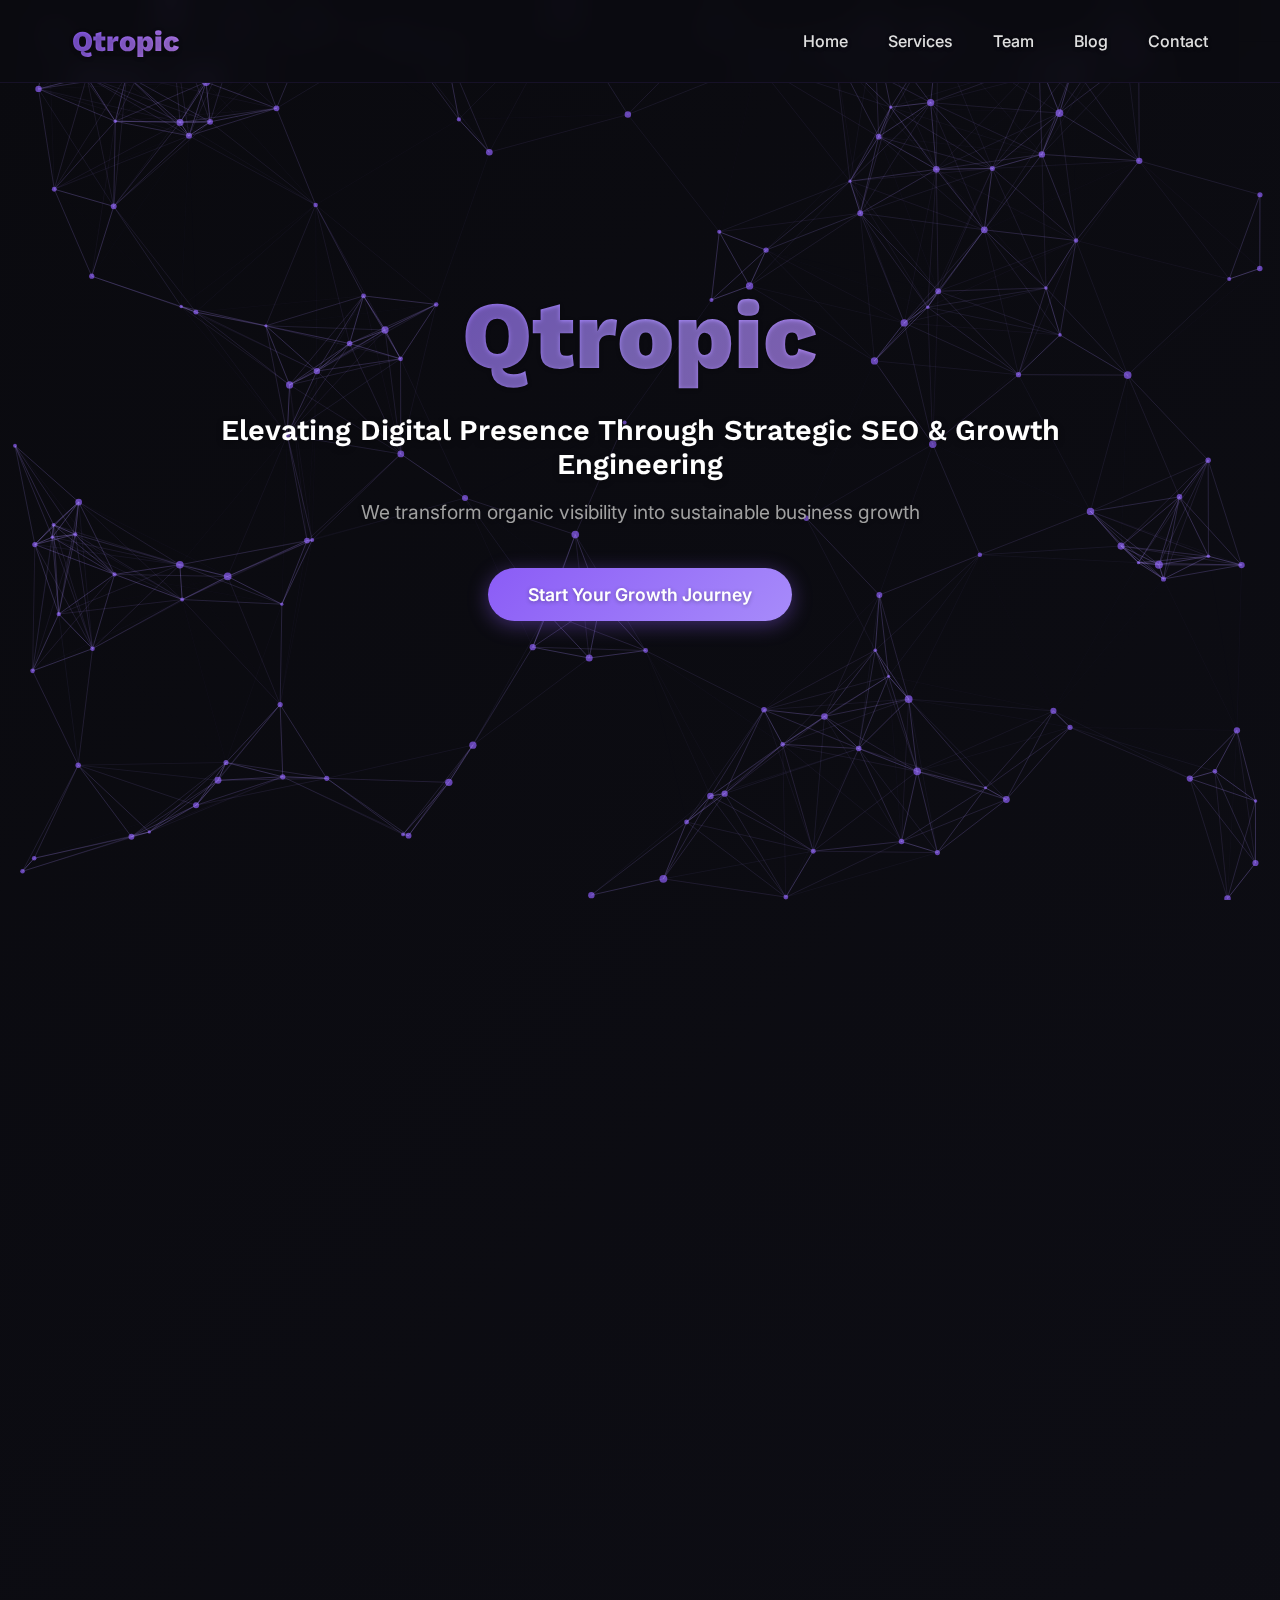
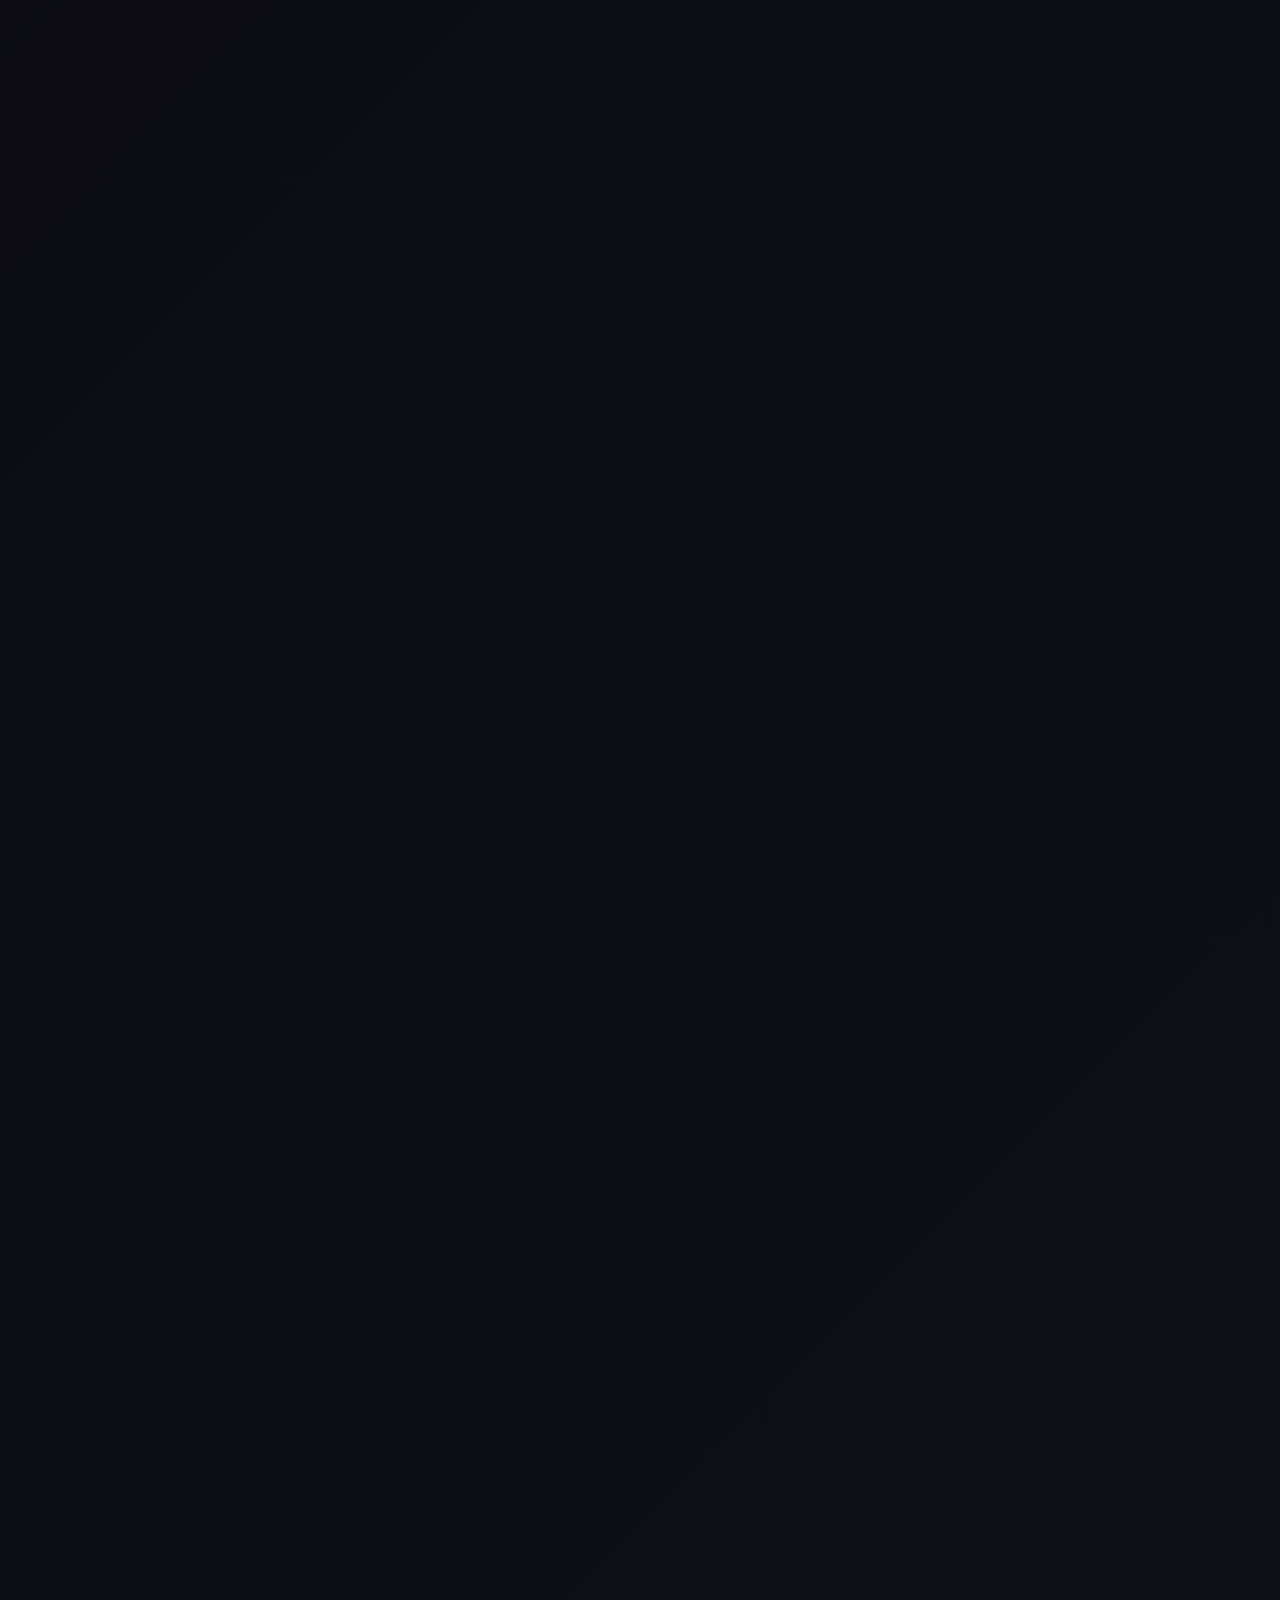
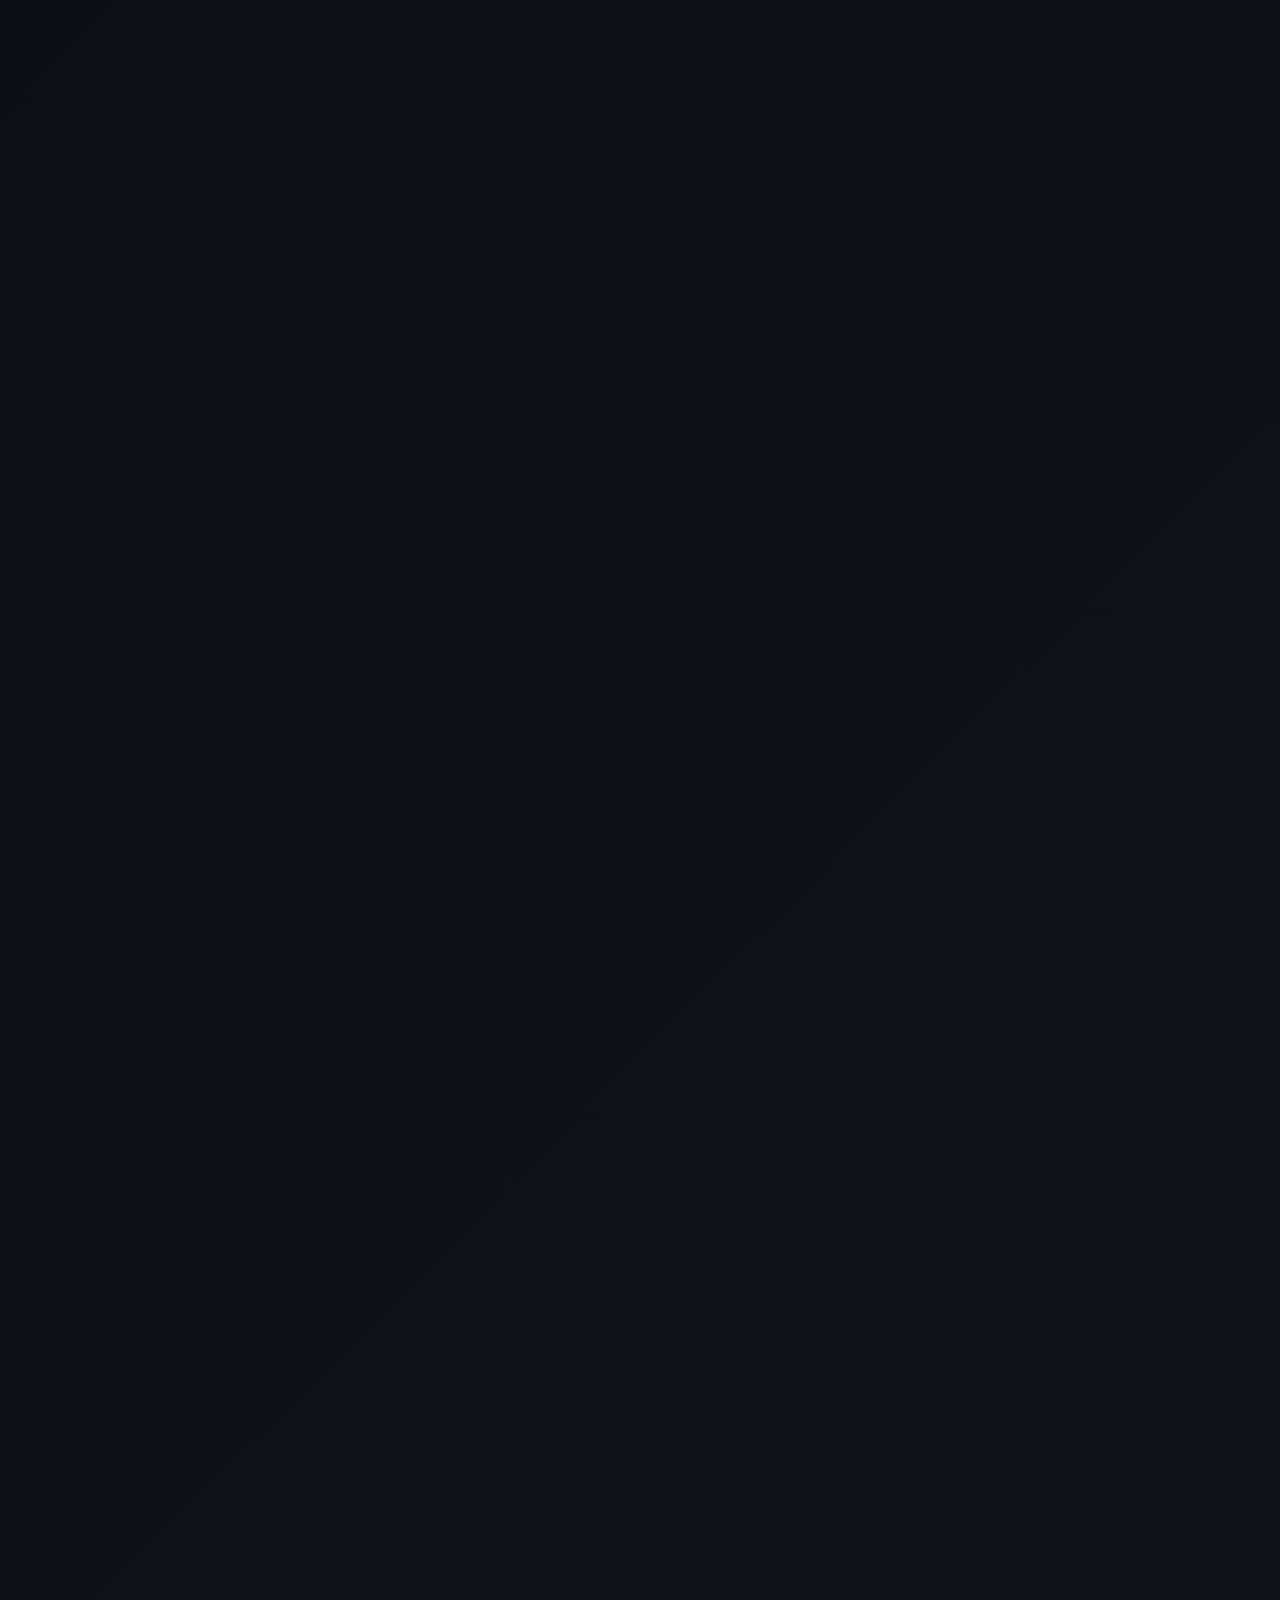
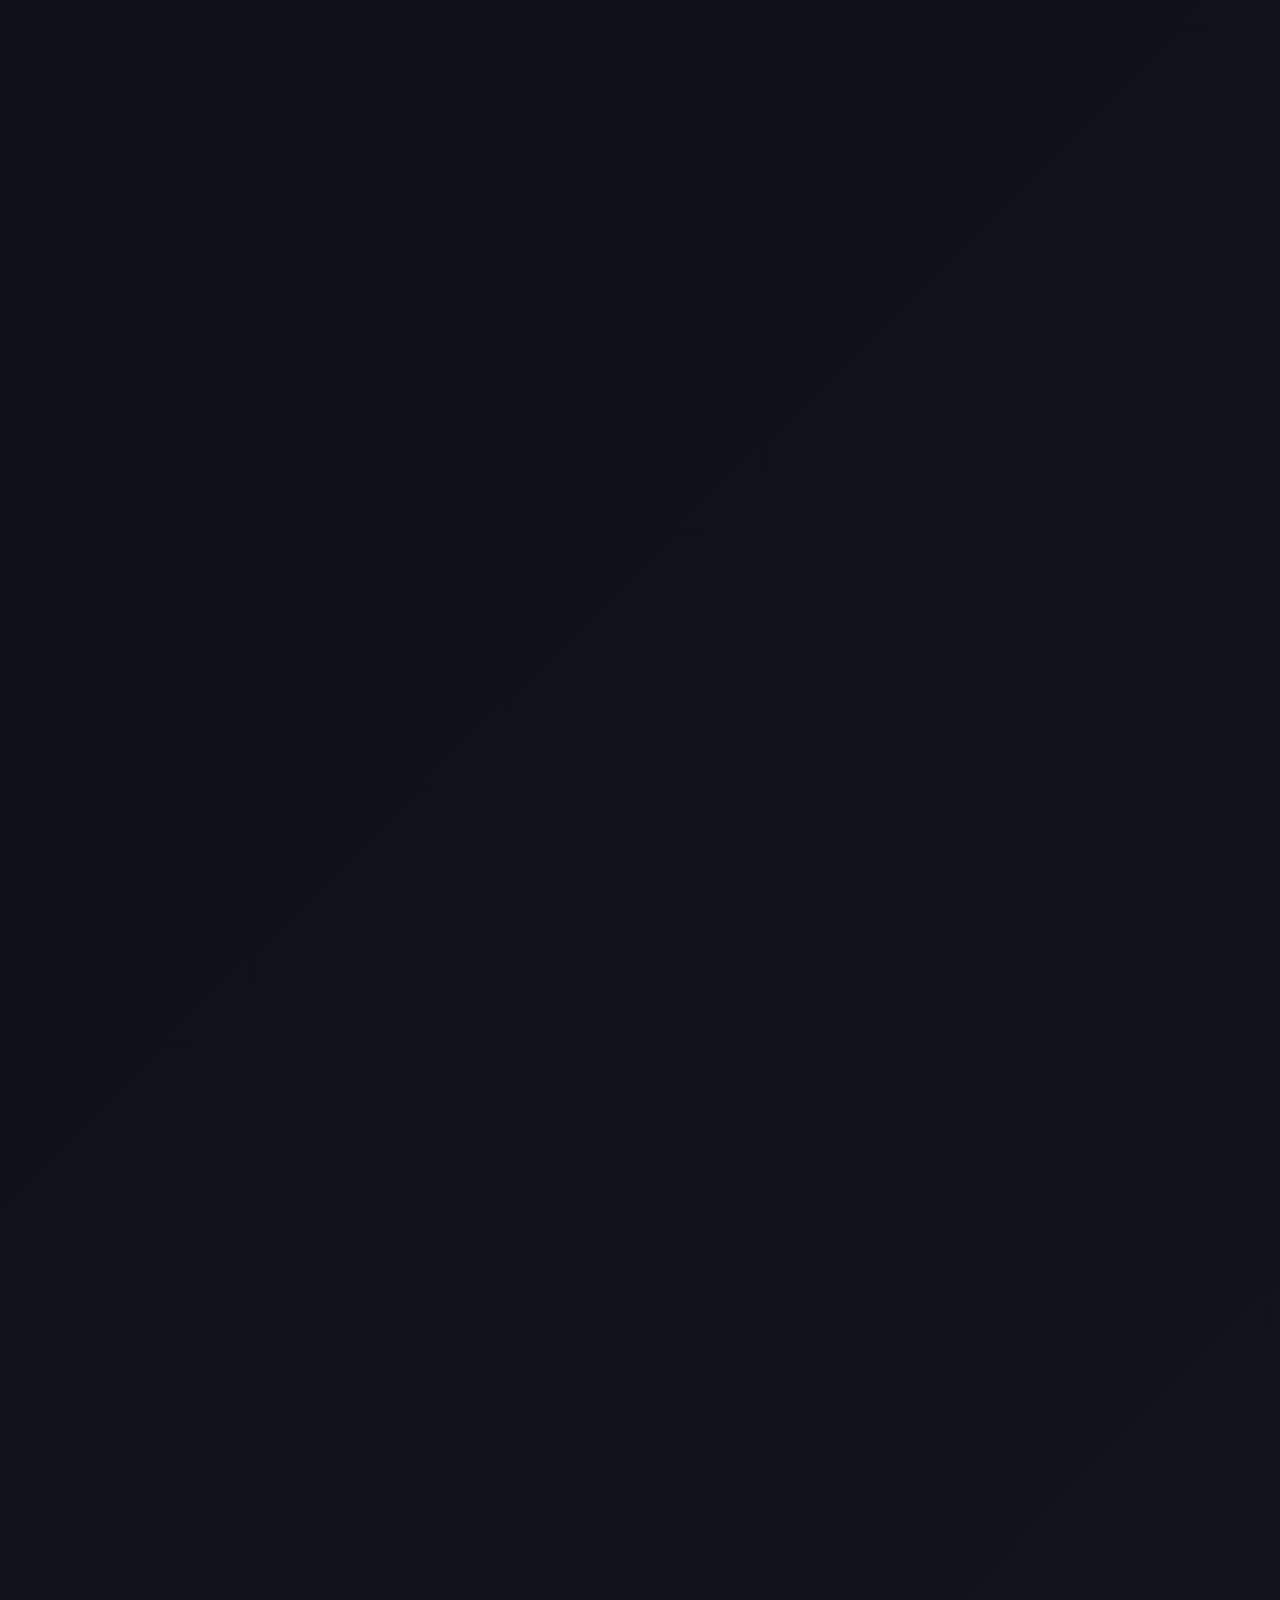
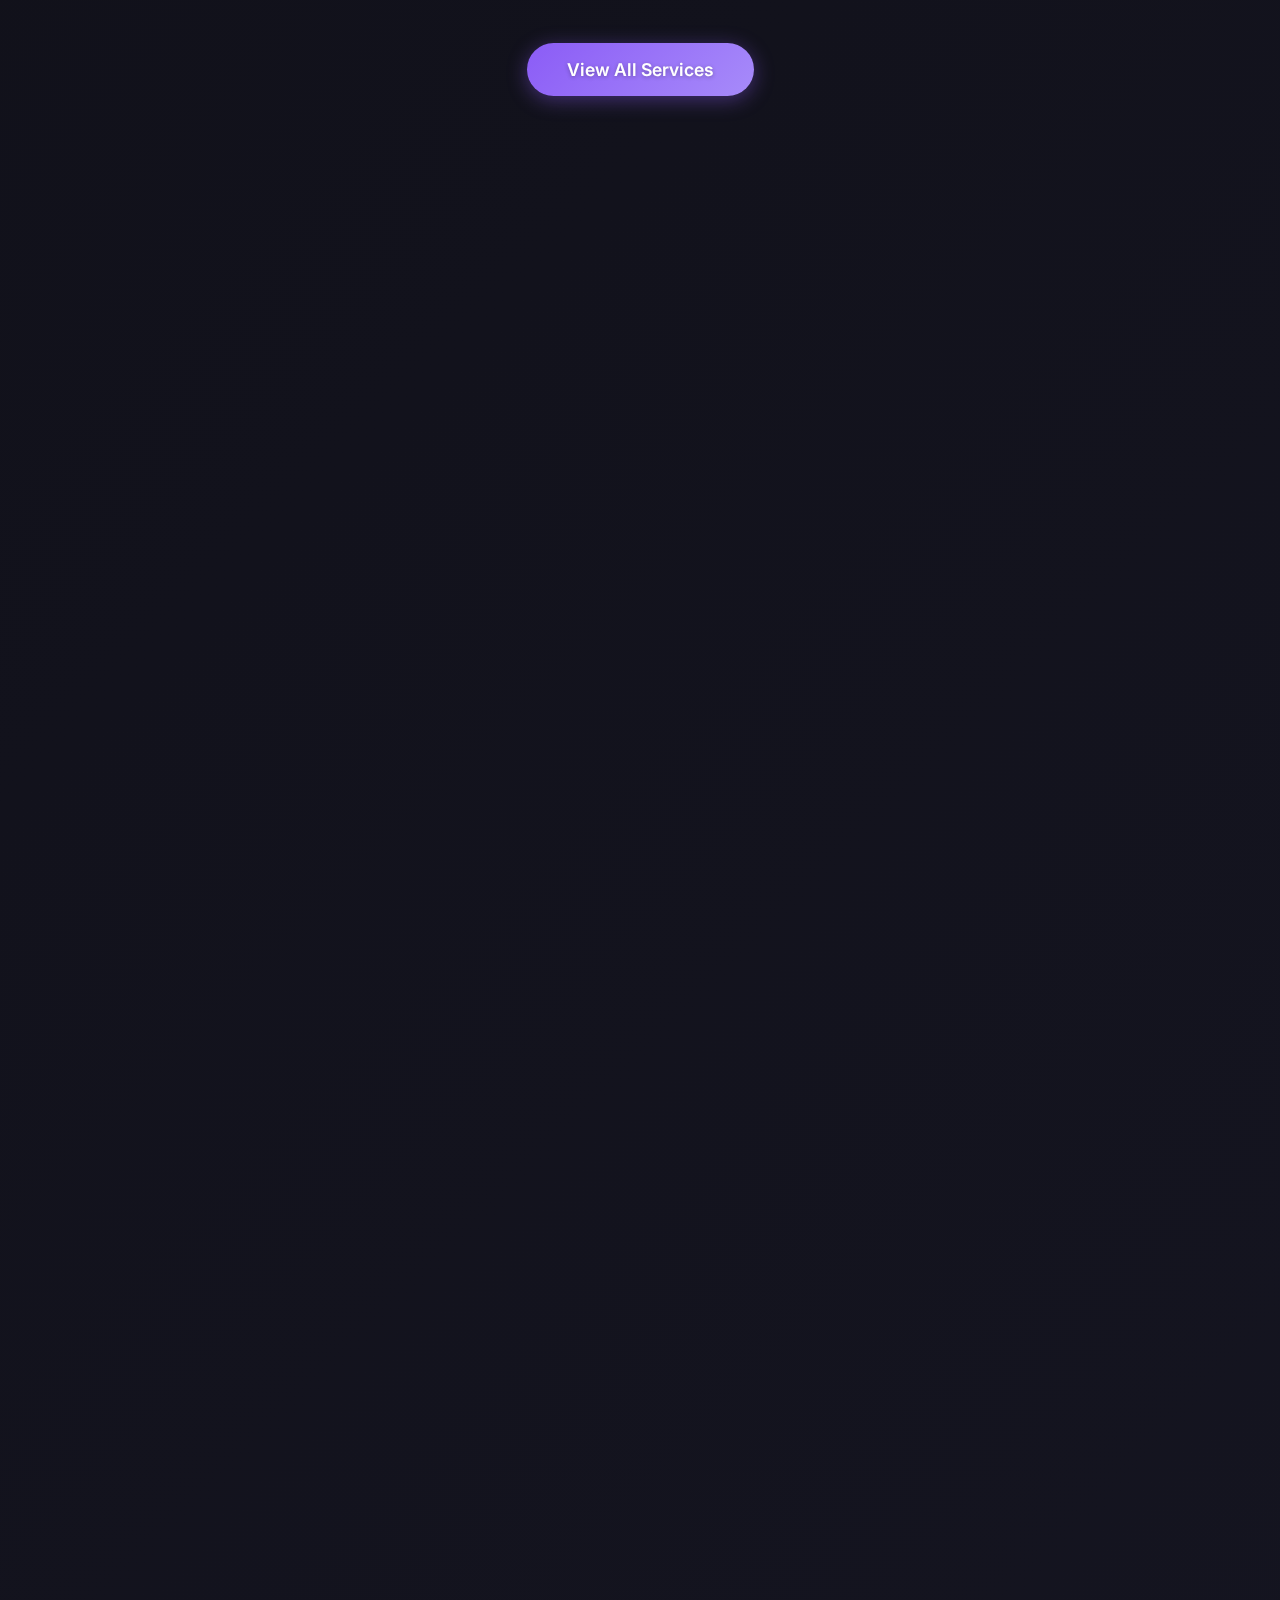
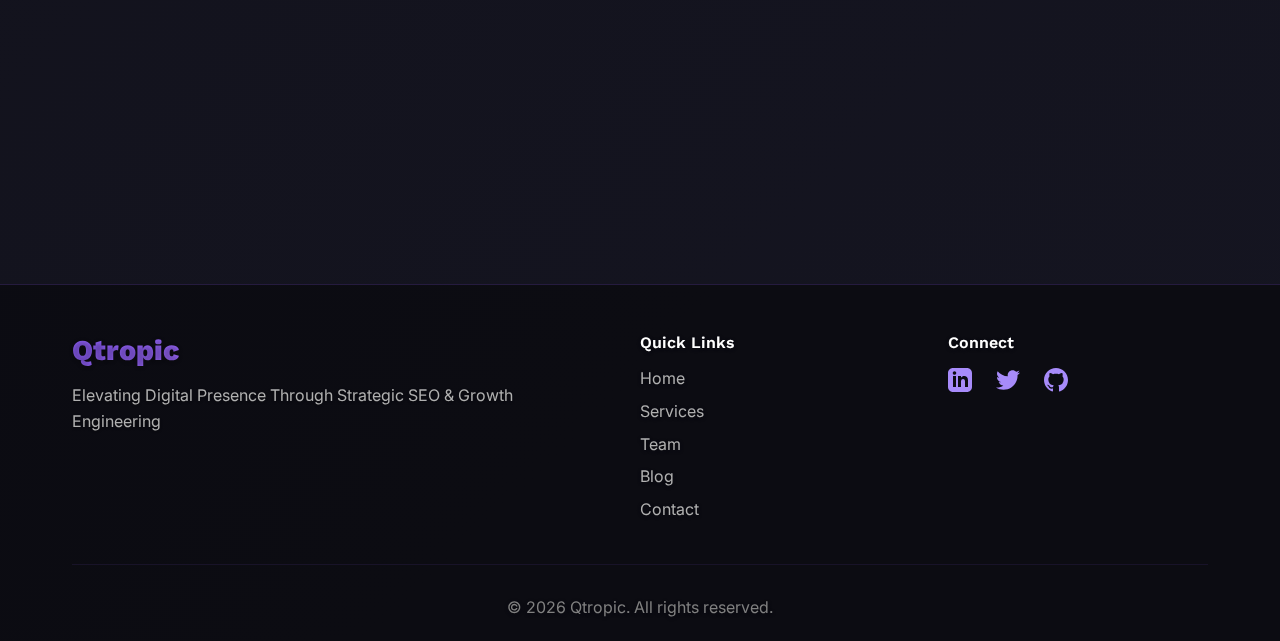
<file: index.html>
<!DOCTYPE html>
<html lang="en">
<head>
    <meta charset="UTF-8">
    <meta name="viewport" content="width=device-width, initial-scale=1.0">
    
    <!-- Primary Meta Tags -->
    <title>Qtropic - Best SEO & Digital Marketing Agency in Dhaka, Bangladesh</title>
    <meta name="title" content="Qtropic - Best SEO & Digital Marketing Agency in Dhaka, Bangladesh">
    <meta name="description" content="Leading SEO and digital growth agency in Dhaka, Bangladesh. We transform organic visibility into sustainable business growth through data-driven SEO strategies, technical optimization, and content marketing.">
    <meta name="keywords" content="SEO agency Bangladesh, digital marketing agency Dhaka, SEO services Bangladesh, best SEO company Dhaka, technical SEO, content marketing, organic search optimization, local SEO Bangladesh">
    <meta name="author" content="Qtropic">
    <meta name="robots" content="index, follow">
    <link rel="canonical" href="https://qtropic.com/">
    
    <!-- Open Graph / Facebook -->
    <meta property="og:type" content="website">
    <meta property="og:url" content="https://qtropic.com/">
    <meta property="og:title" content="Qtropic - Best SEO & Digital Marketing Agency in Dhaka">
    <meta property="og:description" content="Transform your digital presence with Qtropic's data-driven SEO and growth strategies. Expert SEO services in Bangladesh.">
    <meta property="og:image" content="https://qtropic.com/og-image.jpg">
    
    <!-- Twitter -->
    <meta property="twitter:card" content="summary_large_image">
    <meta property="twitter:url" content="https://qtropic.com/">
    <meta property="twitter:title" content="Qtropic - Best SEO Agency in Dhaka, Bangladesh">
    <meta property="twitter:description" content="Leading SEO and digital marketing agency delivering sustainable growth through strategic optimization.">
    <meta property="twitter:image" content="https://qtropic.com/twitter-image.jpg">
    
    <!-- Geo Tags -->
    <meta name="geo.region" content="BD-13">
    <meta name="geo.placename" content="Dhaka">
    <meta name="geo.position" content="23.8103;90.4125">
    <meta name="ICBM" content="23.8103, 90.4125">
    
    <link rel="preconnect" href="https://fonts.googleapis.com">
    <link rel="preconnect" href="https://fonts.gstatic.com" crossorigin>
    <link href="https://fonts.googleapis.com/css2?family=Work+Sans:wght@400;500;600;700;800&family=Inter:wght@300;400;500;600&display=swap" rel="stylesheet">
    <link rel="stylesheet" href="styles.css">
    
    <!-- Schema.org Markup (JSON-LD) -->
    <script type="application/ld+json">
    {
      "@context": "https://schema.org",
      "@type": "Organization",
      "name": "Qtropic",
      "alternateName": "Qtropic SEO Agency",
      "url": "https://qtropic.com",
      "logo": "https://qtropic.com/logo.png",
      "description": "Professional SEO and digital growth agency specializing in data-driven strategies that transform organic visibility into sustainable business growth",
      "address": {
        "@type": "PostalAddress",
        "addressLocality": "Dhaka",
        "addressRegion": "Dhaka Division",
        "addressCountry": "BD"
      },
      "geo": {
        "@type": "GeoCoordinates",
        "latitude": 23.8103,
        "longitude": 90.4125
      },
      "email": "hello@qtropic.com",
      "contactPoint": {
        "@type": "ContactPoint",
        "email": "hello@qtropic.com",
        "contactType": "Customer Service",
        "areaServed": "BD",
        "availableLanguage": ["English", "Bengali"]
      },
      "sameAs": [
        "https://linkedin.com/company/qtropic",
        "https://twitter.com/qtropic",
        "https://github.com/qtropic"
      ],
      "aggregateRating": {
        "@type": "AggregateRating",
        "ratingValue": "5",
        "reviewCount": "27"
      }
    }
    </script>
    
    <script type="application/ld+json">
    {
      "@context": "https://schema.org",
      "@type": "ProfessionalService",
      "name": "Qtropic",
      "image": "https://qtropic.com/logo.png",
      "description": "Expert SEO and digital marketing services in Dhaka, Bangladesh. We help businesses achieve top Google rankings and sustainable organic growth.",
      "address": {
        "@type": "PostalAddress",
        "addressLocality": "Dhaka",
        "addressCountry": "BD"
      },
      "geo": {
        "@type": "GeoCoordinates",
        "latitude": 23.8103,
        "longitude": 90.4125
      },
      "url": "https://qtropic.com",
      "priceRange": "$$",
      "openingHoursSpecification": {
        "@type": "OpeningHoursSpecification",
        "dayOfWeek": ["Monday", "Tuesday", "Wednesday", "Thursday", "Friday"],
        "opens": "09:00",
        "closes": "18:00"
      },
      "areaServed": {
        "@type": "GeoCircle",
        "geoMidpoint": {
          "@type": "GeoCoordinates",
          "latitude": 23.8103,
          "longitude": 90.4125
        },
        "geoRadius": "50000"
      }
    }
    </script>
</head>
<body>
    <!-- Particle Canvas Background -->
    <canvas id="particleCanvas"></canvas>

    <!-- Header Navigation -->
    <header class="header" id="header">
        <div class="container">
            <nav class="nav">
                <a href="index.html" class="logo">Qtropic</a>
                <div class="nav-menu" id="navMenu">
                    <a href="index.html" class="nav-link active">Home</a>
                    <a href="services.html" class="nav-link">Services</a>
                    <a href="team.html" class="nav-link">Team</a>
                    <a href="blog.html" class="nav-link">Blog</a>
                    <a href="contact.html" class="nav-link">Contact</a>
                </div>
                <div class="hamburger" id="hamburger">
                    <span></span>
                    <span></span>
                    <span></span>
                </div>
            </nav>
        </div>
    </header>

    <!-- Hero Section -->
    <section class="hero" id="home">
        <div class="container">
            <div class="hero-content fade-in">
                <h1 class="hero-title">Qtropic</h1>
                <p class="hero-tagline">Elevating Digital Presence Through Strategic SEO & Growth Engineering</p>
                <p class="hero-subtitle">We transform organic visibility into sustainable business growth</p>
                <a href="contact.html" class="cta-button">Start Your Growth Journey</a>
            </div>
        </div>
    </section>

    <!-- About Section -->
    <section class="about" id="about">
        <div class="container">
            <h2 class="section-title fade-in">About Qtropic</h2>
            <div class="about-grid">
                <div class="about-card glass-card fade-in">
                    <div class="about-icon">🎯</div>
                    <h3>Our Mission</h3>
                    <p>Empower businesses with data-driven SEO strategies that deliver measurable results and sustainable growth in the digital landscape.</p>
                </div>
                <div class="about-card glass-card fade-in">
                    <div class="about-icon">🚀</div>
                    <h3>Our Vision</h3>
                    <p>Become the leading digital growth partner, known for innovative solutions and transformative results that redefine industry standards.</p>
                </div>
                <div class="about-card glass-card fade-in">
                    <div class="about-icon">📈</div>
                    <h3>Growth Roadmap</h3>
                    <p>Expanding from SEO excellence to comprehensive digital solutions including Web Development, Cloud Infrastructure, SaaS, and AI Integration.</p>
                </div>
            </div>
        </div>
    </section>

    <!-- Why Choose Qtropic Section -->
    <section class="about">
        <div class="container">
            <h2 class="section-title fade-in">Why Choose Qtropic as Your SEO Partner?</h2>
            <div class="glass-card fade-in" style="padding: 3rem 2rem; margin-bottom: 2rem;">
                <p style="font-size: 1.1rem; line-height: 1.8; color: #d0d0d0; margin-bottom: 2rem;">
                    In the competitive landscape of digital marketing in Bangladesh, Qtropic stands out as the premier choice for businesses seeking genuine, sustainable growth. Unlike agencies that promise overnight results, we focus on building long-term success through ethical, white-hat SEO practices that withstand algorithm updates and deliver consistent performance.
                </p>
                <div class="about-grid" style="margin-top: 2rem;">
                    <div class="about-card glass-card fade-in">
                        <div class="about-icon">📊</div>
                        <h3>Data-Driven Results</h3>
                        <p>Every strategy we implement is backed by comprehensive data analysis and market research. We don't guess—we measure, test, and optimize based on real performance metrics that matter to your bottom line.</p>
                    </div>
                    <div class="about-card glass-card fade-in">
                        <div class="about-icon">🎓</div>
                        <h3>Expert Team</h3>
                        <p>Our co-founders bring diverse expertise in SEO, technical optimization, content strategy, and data analytics. With years of combined experience and a passion for staying ahead of industry trends, we deliver cutting-edge solutions.</p>
                    </div>
                    <div class="about-card glass-card fade-in">
                        <div class="about-icon">🤝</div>
                        <h3>Transparent Communication</h3>
                        <p>No jargon, no hidden fees, no false promises. We believe in clear, honest communication about what's working, what's not, and what we're doing to improve your results every single day.</p>
                    </div>
                </div>
            </div>
        </div>
    </section>

    <!-- Our Approach Section -->
    <section class="services">
        <div class="container">
            <h2 class="section-title fade-in">Our Proven SEO Approach</h2>
            <div class="glass-card fade-in" style="padding: 3rem 2rem; margin-bottom: 2rem;">
                <p style="font-size: 1.1rem; line-height: 1.8; color: #d0d0d0; margin-bottom: 2rem;">
                    Success in SEO requires more than just technical knowledge—it demands a strategic, holistic approach that addresses every aspect of your digital presence. Our methodology has been refined through hundreds of successful campaigns across diverse industries.
                </p>
                <div class="services-grid">
                    <div class="service-card glass-card fade-in">
                        <div class="service-number">01</div>
                        <h3>Discovery & Audit</h3>
                        <p>We begin with a comprehensive analysis of your current online presence, competitive landscape, and business objectives. This includes technical audits, keyword research, and competitor analysis to identify opportunities.</p>
                    </div>
                    <div class="service-card glass-card fade-in">
                        <div class="service-number">02</div>
                        <h3>Strategy Development</h3>
                        <p>Based on our findings, we create a customized roadmap tailored to your specific goals and budget. This includes prioritized action items, timeline expectations, and clear success metrics.</p>
                    </div>
                    <div class="service-card glass-card fade-in">
                        <div class="service-number">03</div>
                        <h3>Implementation</h3>
                        <p>Our team executes the strategy with precision, from technical optimizations and content creation to link building and on-page improvements. Every action is documented and tracked for accountability.</p>
                    </div>
                    <div class="service-card glass-card fade-in">
                        <div class="service-number">04</div>
                        <h3>Monitor & Optimize</h3>
                        <p>SEO is not a "set it and forget it" service. We continuously monitor performance, analyze results, and make data-driven adjustments to maximize your ROI and maintain competitive advantage.</p>
                    </div>
                </div>
            </div>
        </div>
    </section>

    <!-- Industries We Serve -->
    <section class="about">
        <div class="container">
            <h2 class="section-title fade-in">Industries We Serve</h2>
            <div class="glass-card fade-in" style="padding: 3rem 2rem;">
                <p style="font-size: 1.1rem; line-height: 1.8; color: #d0d0d0; margin-bottom: 2rem;">
                    Our SEO expertise spans across multiple industries in Bangladesh and beyond. Whether you're a startup looking to establish your digital footprint or an established enterprise seeking to dominate your market, we have the knowledge and experience to drive results.
                </p>
                <div class="skills-grid" style="grid-template-columns: repeat(auto-fit, minmax(200px, 1fr)); gap: 1.5rem;">
                    <div class="skill-card glass-card fade-in">E-Commerce & Retail</div>
                    <div class="skill-card glass-card fade-in">Professional Services</div>
                    <div class="skill-card glass-card fade-in">Healthcare & Wellness</div>
                    <div class="skill-card glass-card fade-in">Education & Training</div>
                    <div class="skill-card glass-card fade-in">Real Estate</div>
                    <div class="skill-card glass-card fade-in">Technology & SaaS</div>
                    <div class="skill-card glass-card fade-in">Finance & Fintech</div>
                    <div class="skill-card glass-card fade-in">Manufacturing</div>
                    <div class="skill-card glass-card fade-in">Hospitality & Tourism</div>
                    <div class="skill-card glass-card fade-in">B2B Services</div>
                    <div class="skill-card glass-card fade-in">Non-Profit Organizations</div>
                    <div class="skill-card glass-card fade-in">Local Businesses</div>
                </div>
            </div>
        </div>
    </section>

    <!-- FAQ Section -->
    <section class="services">
        <div class="container">
            <h2 class="section-title fade-in">Frequently Asked Questions</h2>
            <div class="glass-card fade-in" style="padding: 3rem 2rem;">
                <div style="max-width: 800px; margin: 0 auto;">
                    <div style="margin-bottom: 2.5rem;">
                        <h3 style="color: #a78bfa; margin-bottom: 1rem; font-size: 1.3rem;">How long does it take to see SEO results?</h3>
                        <p style="color: #d0d0d0; line-height: 1.8; font-size: 1.05rem;">
                            SEO is a long-term investment. While some improvements can be seen within 1-2 months, significant results typically appear within 3-6 months. The timeline depends on your industry competitiveness, current website status, and the scope of optimization required. We provide monthly reports so you can track progress every step of the way.
                        </p>
                    </div>
                    <div style="margin-bottom: 2.5rem;">
                        <h3 style="color: #a78bfa; margin-bottom: 1rem; font-size: 1.3rem;">What makes Qtropic different from other SEO agencies in Bangladesh?</h3>
                        <p style="color: #d0d0d0; line-height: 1.8; font-size: 1.05rem;">
                            We combine technical expertise with strategic thinking and transparent communication. Unlike agencies that use black-hat tactics or make unrealistic promises, we focus on sustainable, ethical SEO practices. Our team stays current with algorithm updates, uses advanced tools, and provides detailed reporting that shows exactly what we're doing and why.
                        </p>
                    </div>
                    <div style="margin-bottom: 2.5rem;">
                        <h3 style="color: #a78bfa; margin-bottom: 1rem; font-size: 1.3rem;">Do you offer customized SEO packages?</h3>
                        <p style="color: #d0d0d0; line-height: 1.8; font-size: 1.05rem;">
                            Absolutely! Every business is unique, and so are their SEO needs. We offer tailored solutions based on your specific goals, budget, and competitive landscape. During our initial consultation, we'll discuss your objectives and create a customized strategy that aligns with your business vision.
                        </p>
                    </div>
                    <div style="margin-bottom: 2.5rem;">
                        <h3 style="color: #a78bfa; margin-bottom: 1rem; font-size: 1.3rem;">Can you guarantee first page rankings on Google?</h3>
                        <p style="color: #d0d0d0; line-height: 1.8; font-size: 1.05rem;">
                            No ethical SEO agency can guarantee specific rankings, as Google's algorithm is constantly evolving and influenced by hundreds of factors. However, we can guarantee our commitment to implementing proven strategies, transparent reporting, and continuous optimization. Our track record speaks for itself—we've helped numerous clients achieve top rankings for their target keywords.
                        </p>
                    </div>
                    <div>
                        <h3 style="color: #a78bfa; margin-bottom: 1rem; font-size: 1.3rem;">What's included in your SEO services?</h3>
                        <p style="color: #d0d0d0; line-height: 1.8; font-size: 1.05rem;">
                            Our comprehensive SEO services include technical website audits, keyword research and strategy, on-page optimization, content creation and optimization, link building, local SEO (if applicable), competitor analysis, and detailed monthly reporting. We also provide ongoing consultation and strategy adjustments based on performance data.
                        </p>
                    </div>
                </div>
            </div>
        </div>
    </section>

    <!-- Services Preview Section -->
    <section class="services" id="services">
        <div class="container">
            <h2 class="section-title fade-in">Our Services</h2>
            <div class="services-grid">
                <div class="service-card glass-card fade-in">
                    <div class="service-number">01</div>
                    <h3>SEO Optimization</h3>
                    <p>Comprehensive keyword research, strategic on-page optimization, authoritative link building, and advanced analytics to boost your organic rankings.</p>
                </div>
                <div class="service-card glass-card fade-in">
                    <div class="service-number">02</div>
                    <h3>Technical SEO</h3>
                    <p>Advanced site architecture optimization, Core Web Vitals enhancement, schema markup implementation, and crawlability improvements for peak performance.</p>
                </div>
                <div class="service-card glass-card fade-in">
                    <div class="service-number">03</div>
                    <h3>Content & Growth</h3>
                    <p>Strategic content planning, SEO-optimized writing, data-driven growth marketing campaigns, and conversion rate optimization for maximum impact.</p>
                </div>
                <div class="service-card glass-card fade-in">
                    <div class="service-number">04</div>
                    <h3>Future Tech Solutions</h3>
                    <p>Modern web development, scalable cloud infrastructure, innovative SaaS solutions, and cutting-edge AI integration for next-generation businesses.</p>
                </div>
            </div>
            <div style="text-align: center; margin-top: 3rem;">
                <a href="services.html" class="cta-button">View All Services</a>
            </div>
        </div>
    </section>

    <!-- Portfolio/Case Studies Section -->
    <section class="portfolio" id="portfolio">
        <div class="container">
            <h2 class="section-title fade-in">Case Studies</h2>
            <div class="portfolio-grid">
                <div class="portfolio-card glass-card fade-in">
                    <div class="portfolio-image gradient-1"></div>
                    <div class="portfolio-content">
                        <h3>E-Commerce Growth</h3>
                        <p class="portfolio-stats">+285% Traffic • +340% Revenue</p>
                        <p>Transformed an online retailer's visibility through strategic SEO and content optimization, resulting in exponential growth and market dominance.</p>
                    </div>
                </div>
                <div class="portfolio-card glass-card fade-in">
                    <div class="portfolio-image gradient-2"></div>
                    <div class="portfolio-content">
                        <h3>SaaS Platform Optimization</h3>
                        <p class="portfolio-stats">+150% Leads • 95 PageSpeed Score</p>
                        <p>Enhanced technical performance and lead generation for a B2B SaaS platform through comprehensive technical SEO and conversion optimization.</p>
                    </div>
                </div>
                <div class="portfolio-card glass-card fade-in">
                    <div class="portfolio-image gradient-3"></div>
                    <div class="portfolio-content">
                        <h3>Fintech Authority Building</h3>
                        <p class="portfolio-stats">200+ Quality Backlinks • +420% Growth</p>
                        <p>Established thought leadership and domain authority for a fintech startup through strategic link building and content marketing campaigns.</p>
                    </div>
                </div>
                <div class="portfolio-card glass-card fade-in">
                    <div class="portfolio-image gradient-4"></div>
                    <div class="portfolio-content">
                        <h3>Multi-Location Service Business</h3>
                        <p class="portfolio-stats">15 Locations • +310% Bookings</p>
                        <p>Scaled local SEO strategy across multiple locations, driving significant increases in organic bookings and regional market penetration.</p>
                    </div>
                </div>
            </div>
        </div>
    </section>

    <!-- CTA Section -->
    <section class="about">
        <div class="container">
            <div class="glass-card fade-in" style="text-align: center; padding: 4rem 2rem;">
                <h2 class="section-title">Ready to Accelerate Your Growth?</h2>
                <p style="font-size: 1.2rem; color: #d0d0d0; margin-bottom: 2rem; max-width: 600px; margin-left: auto; margin-right: auto;">
                    Let's discuss how Qtropic can transform your digital presence and drive measurable business results.
                </p>
                <a href="contact.html" class="cta-button">Get Started Today</a>
            </div>
        </div>
    </section>

    <!-- Footer -->
    <footer class="footer">
        <div class="container">
            <div class="footer-content">
                <div class="footer-brand">
                    <h3>Qtropic</h3>
                    <p>Elevating Digital Presence Through Strategic SEO & Growth Engineering</p>
                </div>
                <div class="footer-links">
                    <h4>Quick Links</h4>
                    <a href="index.html">Home</a>
                    <a href="services.html">Services</a>
                    <a href="team.html">Team</a>
                    <a href="blog.html">Blog</a>
                    <a href="contact.html">Contact</a>
                </div>
                <div class="footer-social">
                    <h4>Connect</h4>
                    <div class="social-links">
                        <a href="https://linkedin.com" target="_blank" class="social-link" aria-label="LinkedIn">
                            <svg width="24" height="24" viewBox="0 0 24 24" fill="currentColor">
                                <path d="M19 0h-14c-2.761 0-5 2.239-5 5v14c0 2.761 2.239 5 5 5h14c2.762 0 5-2.239 5-5v-14c0-2.761-2.238-5-5-5zm-11 19h-3v-11h3v11zm-1.5-12.268c-.966 0-1.75-.79-1.75-1.764s.784-1.764 1.75-1.764 1.75.79 1.75 1.764-.783 1.764-1.75 1.764zm13.5 12.268h-3v-5.604c0-3.368-4-3.113-4 0v5.604h-3v-11h3v1.765c1.396-2.586 7-2.777 7 2.476v6.759z"/>
                            </svg>
                        </a>
                        <a href="https://twitter.com" target="_blank" class="social-link" aria-label="Twitter">
                            <svg width="24" height="24" viewBox="0 0 24 24" fill="currentColor">
                                <path d="M24 4.557c-.883.392-1.832.656-2.828.775 1.017-.609 1.798-1.574 2.165-2.724-.951.564-2.005.974-3.127 1.195-.897-.957-2.178-1.555-3.594-1.555-3.179 0-5.515 2.966-4.797 6.045-4.091-.205-7.719-2.165-10.148-5.144-1.29 2.213-.669 5.108 1.523 6.574-.806-.026-1.566-.247-2.229-.616-.054 2.281 1.581 4.415 3.949 4.89-.693.188-1.452.232-2.224.084.626 1.956 2.444 3.379 4.6 3.419-2.07 1.623-4.678 2.348-7.29 2.04 2.179 1.397 4.768 2.212 7.548 2.212 9.142 0 14.307-7.721 13.995-14.646.962-.695 1.797-1.562 2.457-2.549z"/>
                            </svg>
                        </a>
                        <a href="https://github.com" target="_blank" class="social-link" aria-label="GitHub">
                            <svg width="24" height="24" viewBox="0 0 24 24" fill="currentColor">
                                <path d="M12 0c-6.626 0-12 5.373-12 12 0 5.302 3.438 9.8 8.207 11.387.599.111.793-.261.793-.577v-2.234c-3.338.726-4.033-1.416-4.033-1.416-.546-1.387-1.333-1.756-1.333-1.756-1.089-.745.083-.729.083-.729 1.205.084 1.839 1.237 1.839 1.237 1.07 1.834 2.807 1.304 3.492.997.107-.775.418-1.305.762-1.604-2.665-.305-5.467-1.334-5.467-5.931 0-1.311.469-2.381 1.236-3.221-.124-.303-.535-1.524.117-3.176 0 0 1.008-.322 3.301 1.23.957-.266 1.983-.399 3.003-.404 1.02.005 2.047.138 3.006.404 2.291-1.552 3.297-1.23 3.297-1.23.653 1.653.242 2.874.118 3.176.77.84 1.235 1.911 1.235 3.221 0 4.609-2.807 5.624-5.479 5.921.43.372.823 1.102.823 2.222v3.293c0 .319.192.694.801.576 4.765-1.589 8.199-6.086 8.199-11.386 0-6.627-5.373-12-12-12z"/>
                            </svg>
                        </a>
                    </div>
                </div>
            </div>
            <div class="footer-bottom">
                <p>&copy; 2024 Qtropic. All rights reserved.</p>
            </div>
        </div>
    </footer>

    <script src="script.js"></script>
</body>
</html>
</file>
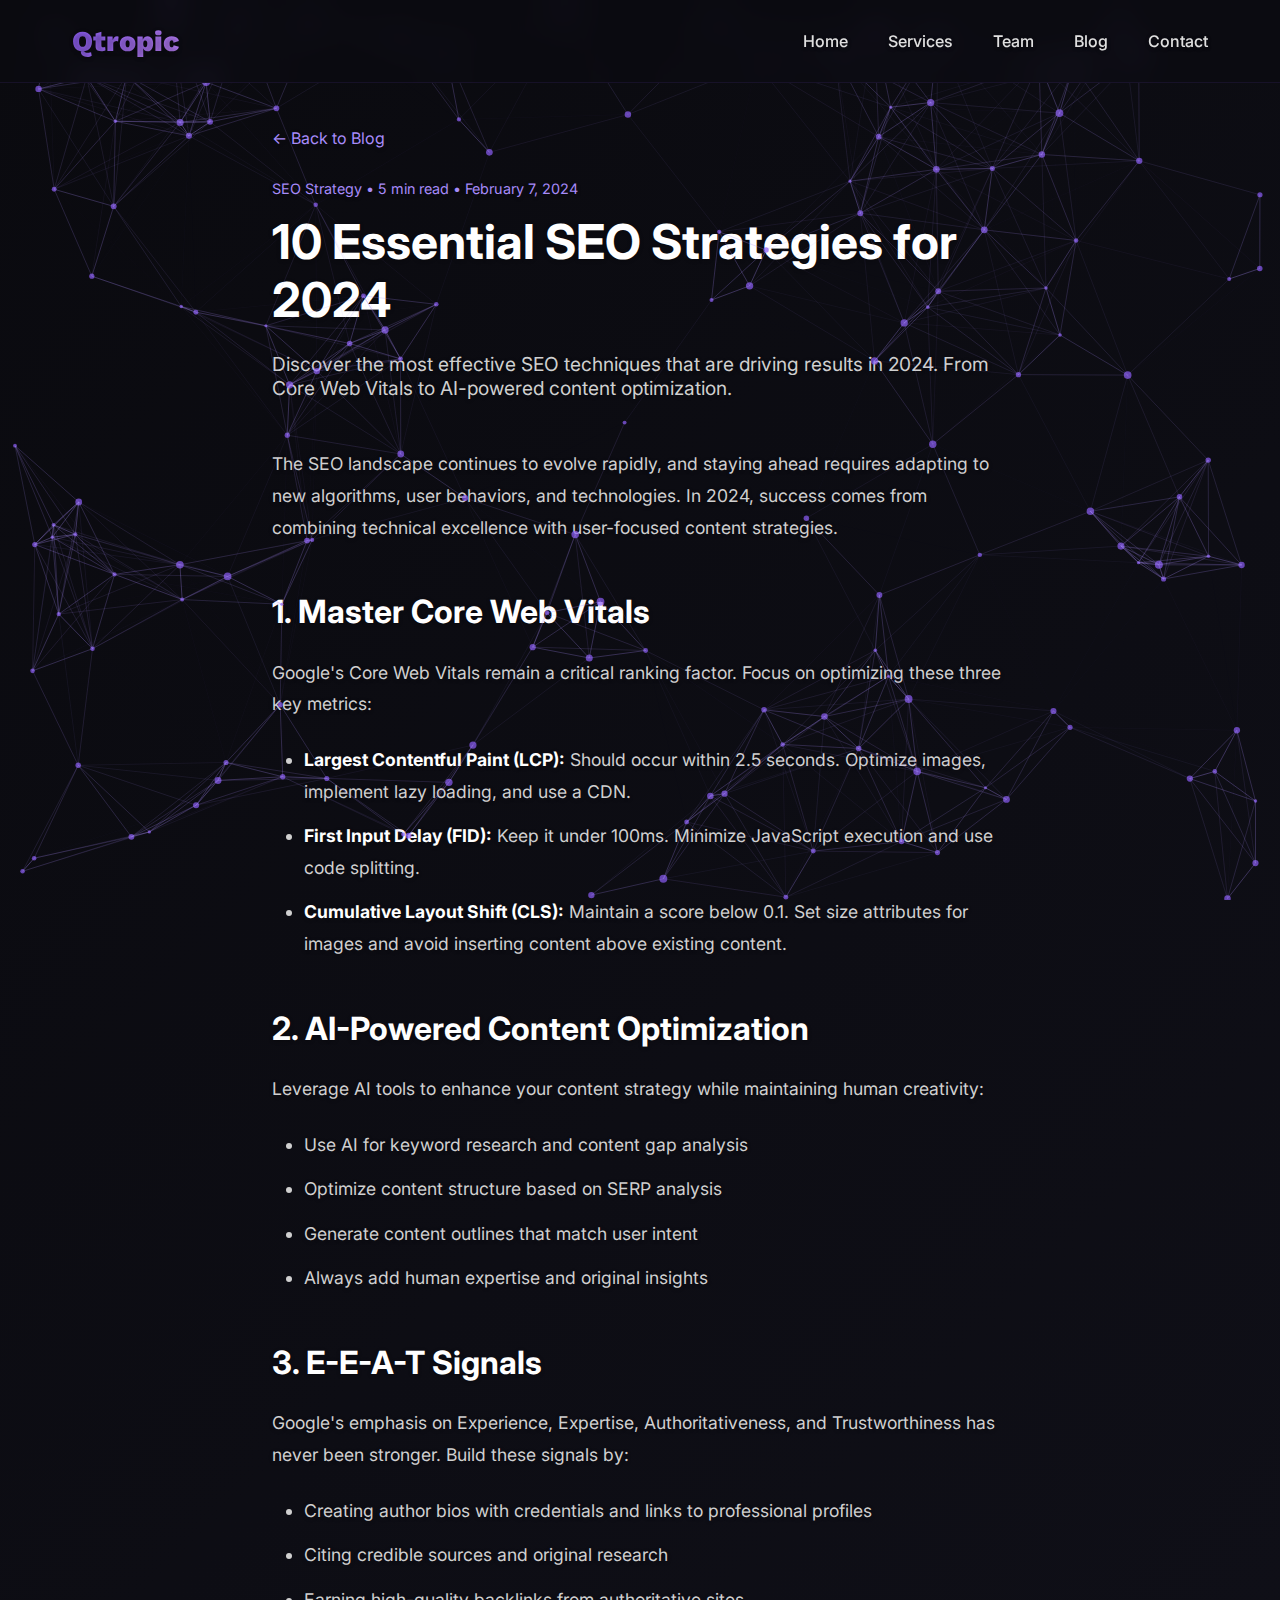
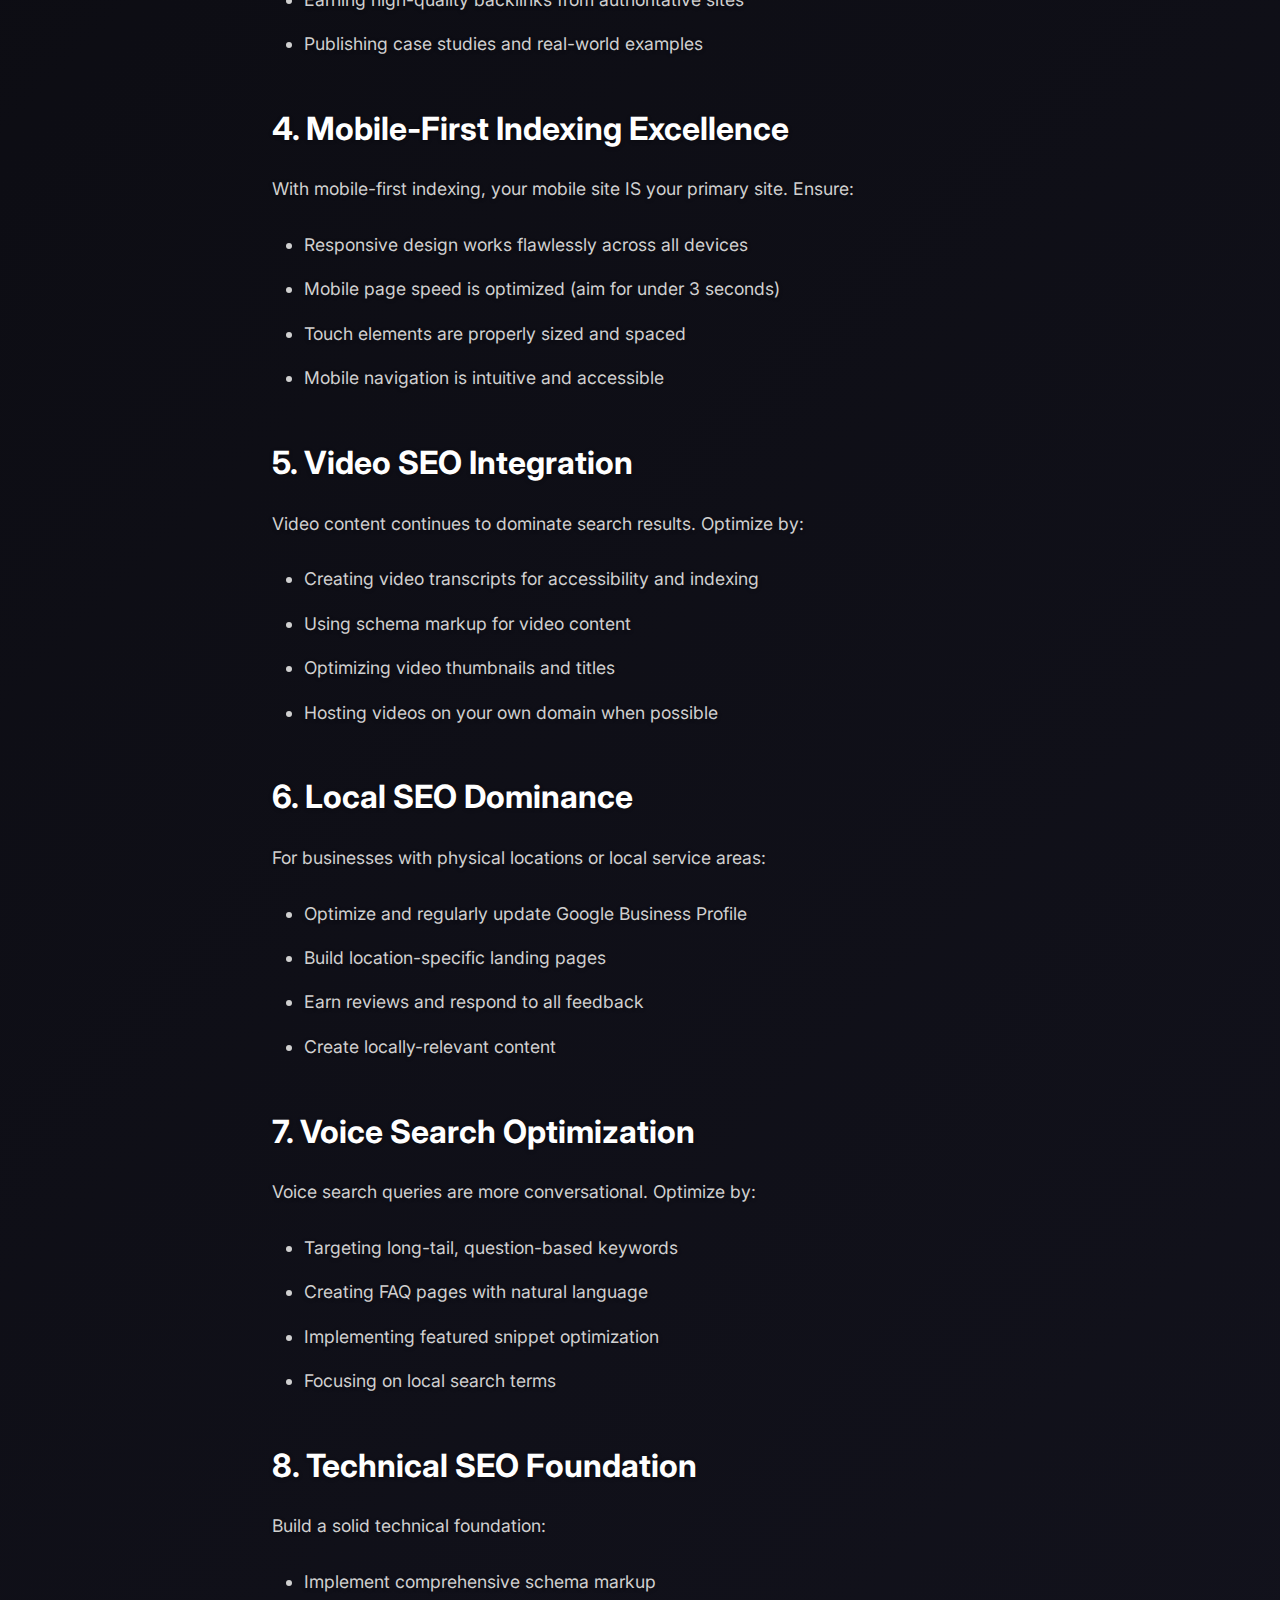
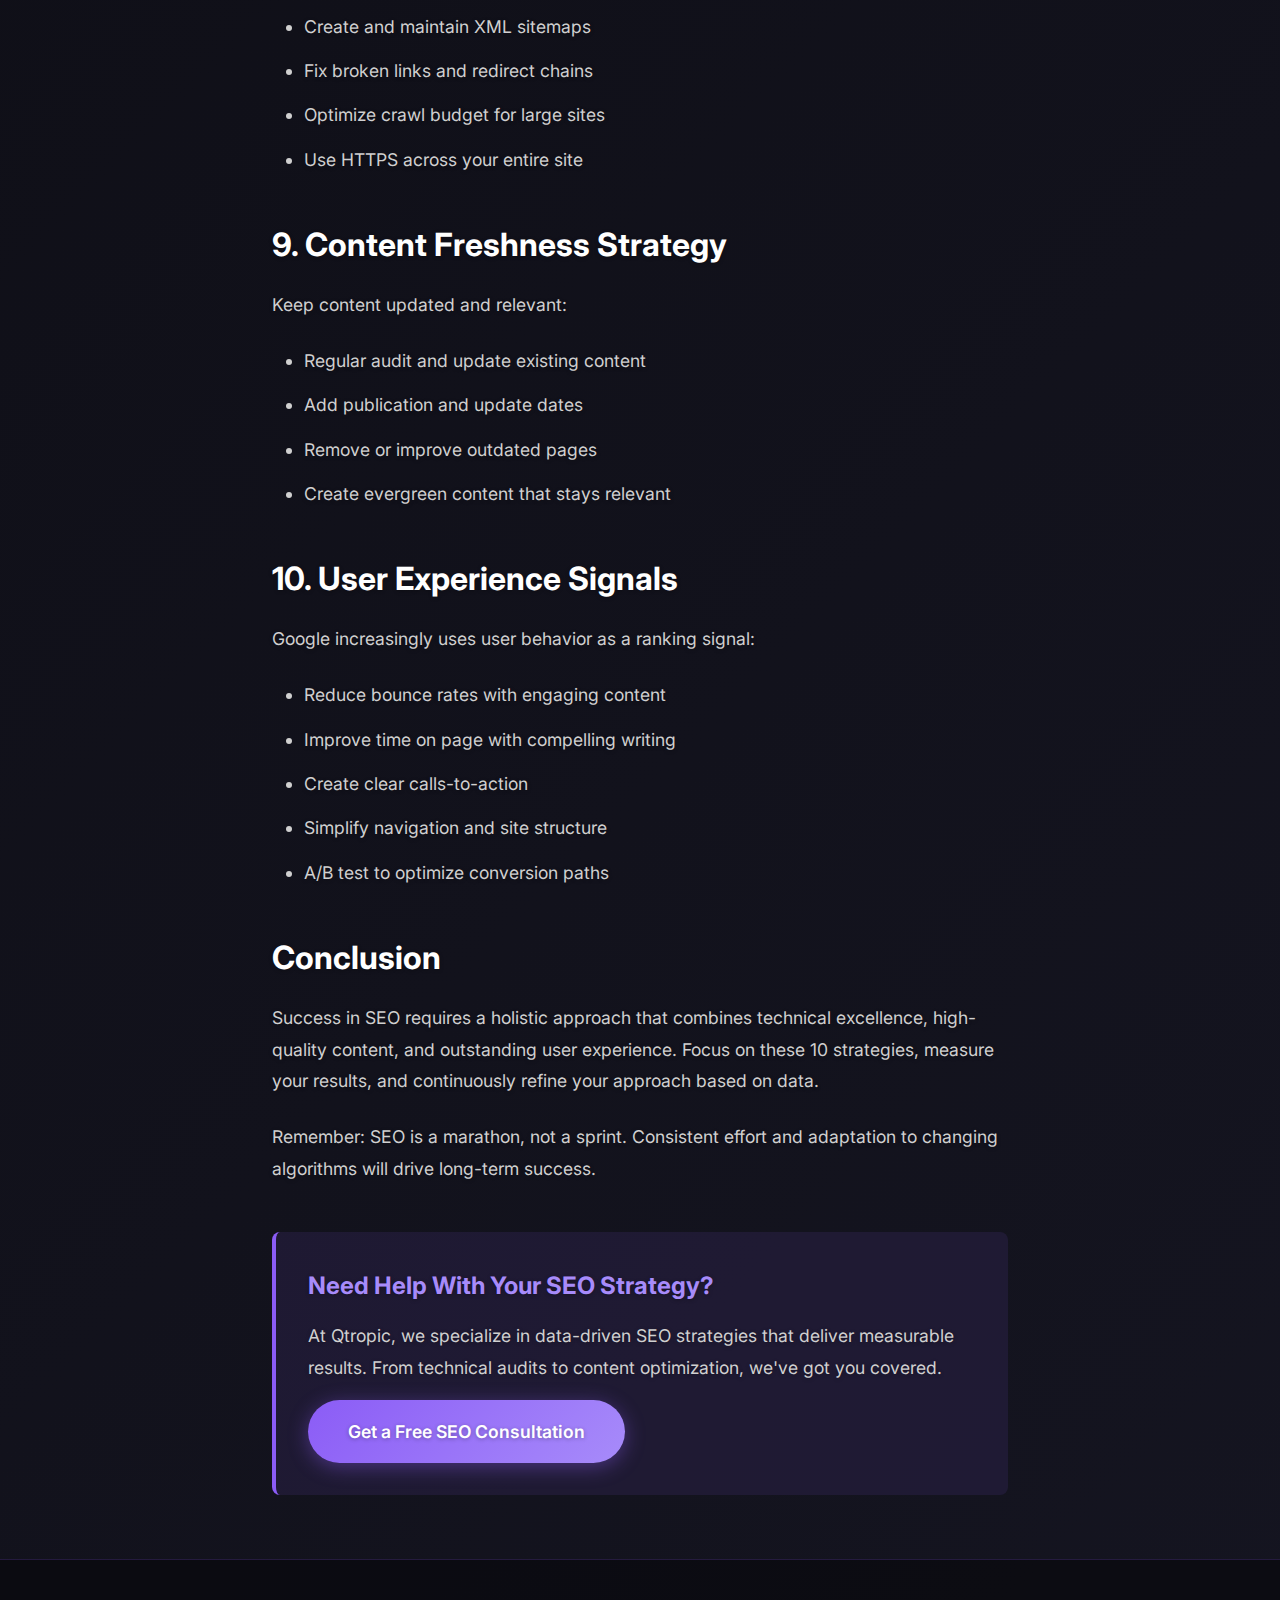
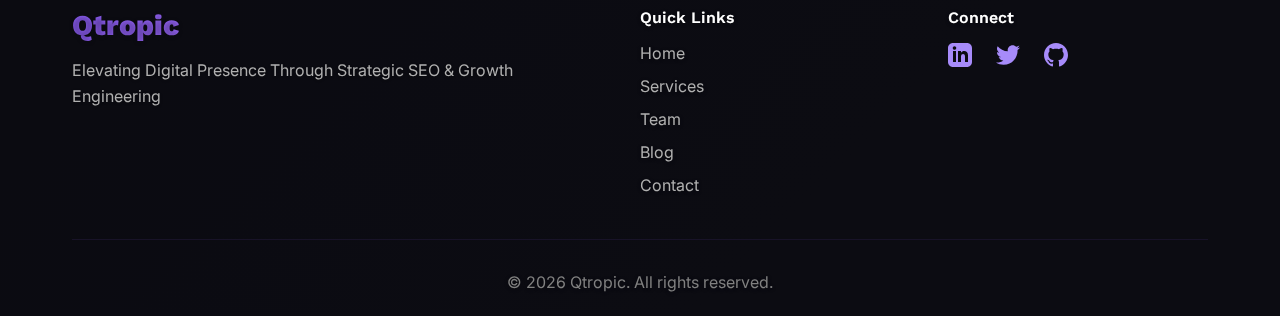
<file: blog-post-1.html>
<!DOCTYPE html>
<html lang="en">
<head>
    <meta charset="UTF-8">
    <meta name="viewport" content="width=device-width, initial-scale=1.0">
    <title>10 Essential SEO Strategies for 2024 - Qtropic Blog</title>
    <meta name="description" content="Discover the most effective SEO techniques driving results in 2024. From Core Web Vitals to AI-powered content optimization.">
    <link rel="preconnect" href="https://fonts.googleapis.com">
    <link rel="preconnect" href="https://fonts.gstatic.com" crossorigin>
    <link href="https://fonts.googleapis.com/css2?family=Work+Sans:wght@400;500;600;700;800&family=Inter:wght@300;400;500;600&display=swap" rel="stylesheet">
    <link rel="stylesheet" href="styles.css">
    <style>
        .blog-post {
            max-width: 800px;
            margin: 0 auto;
            padding: 8rem 2rem 4rem;
        }
        .blog-header {
            margin-bottom: 3rem;
        }
        .blog-meta {
            color: #a78bfa;
            font-size: 0.9rem;
            margin-bottom: 1rem;
        }
        .blog-title {
            font-size: 3rem;
            color: #ffffff;
            margin-bottom: 1.5rem;
            line-height: 1.2;
        }
        .blog-excerpt {
            font-size: 1.2rem;
            color: #d0d0d0;
            margin-bottom: 2rem;
        }
        .blog-content {
            color: #d0d0d0;
            line-height: 1.8;
            font-size: 1.1rem;
        }
        .blog-content h2 {
            color: #ffffff;
            margin-top: 2.5rem;
            margin-bottom: 1rem;
            font-size: 2rem;
        }
        .blog-content h3 {
            color: #a78bfa;
            margin-top: 2rem;
            margin-bottom: 0.8rem;
            font-size: 1.5rem;
        }
        .blog-content p {
            margin-bottom: 1.5rem;
        }
        .blog-content ul {
            margin-bottom: 1.5rem;
            margin-left: 2rem;
        }
        .blog-content li {
            margin-bottom: 0.8rem;
        }
        .blog-content strong {
            color: #ffffff;
        }
        .back-link {
            display: inline-block;
            margin-bottom: 2rem;
            color: #a78bfa;
            text-decoration: none;
            transition: all 0.3s;
        }
        .back-link:hover {
            color: #c084fc;
            transform: translateX(-5px);
        }
    </style>
</head>
<body>
    <canvas id="particleCanvas"></canvas>

    <header class="header" id="header">
        <div class="container">
            <nav class="nav">
                <a href="index.html" class="logo">Qtropic</a>
                <div class="nav-menu" id="navMenu">
                    <a href="index.html" class="nav-link">Home</a>
                    <a href="services.html" class="nav-link">Services</a>
                    <a href="team.html" class="nav-link">Team</a>
                    <a href="blog.html" class="nav-link active">Blog</a>
                    <a href="contact.html" class="nav-link">Contact</a>
                </div>
                <div class="hamburger" id="hamburger">
                    <span></span>
                    <span></span>
                    <span></span>
                </div>
            </nav>
        </div>
    </header>

    <article class="blog-post">
        <a href="blog.html" class="back-link">← Back to Blog</a>
        
        <div class="blog-header">
            <div class="blog-meta">SEO Strategy • 5 min read • February 7, 2024</div>
            <h1 class="blog-title">10 Essential SEO Strategies for 2024</h1>
            <p class="blog-excerpt">Discover the most effective SEO techniques that are driving results in 2024. From Core Web Vitals to AI-powered content optimization.</p>
        </div>

        <div class="blog-content">
            <p>The SEO landscape continues to evolve rapidly, and staying ahead requires adapting to new algorithms, user behaviors, and technologies. In 2024, success comes from combining technical excellence with user-focused content strategies.</p>

            <h2>1. Master Core Web Vitals</h2>
            <p>Google's Core Web Vitals remain a critical ranking factor. Focus on optimizing these three key metrics:</p>
            <ul>
                <li><strong>Largest Contentful Paint (LCP):</strong> Should occur within 2.5 seconds. Optimize images, implement lazy loading, and use a CDN.</li>
                <li><strong>First Input Delay (FID):</strong> Keep it under 100ms. Minimize JavaScript execution and use code splitting.</li>
                <li><strong>Cumulative Layout Shift (CLS):</strong> Maintain a score below 0.1. Set size attributes for images and avoid inserting content above existing content.</li>
            </ul>

            <h2>2. AI-Powered Content Optimization</h2>
            <p>Leverage AI tools to enhance your content strategy while maintaining human creativity:</p>
            <ul>
                <li>Use AI for keyword research and content gap analysis</li>
                <li>Optimize content structure based on SERP analysis</li>
                <li>Generate content outlines that match user intent</li>
                <li>Always add human expertise and original insights</li>
            </ul>

            <h2>3. E-E-A-T Signals</h2>
            <p>Google's emphasis on Experience, Expertise, Authoritativeness, and Trustworthiness has never been stronger. Build these signals by:</p>
            <ul>
                <li>Creating author bios with credentials and links to professional profiles</li>
                <li>Citing credible sources and original research</li>
                <li>Earning high-quality backlinks from authoritative sites</li>
                <li>Publishing case studies and real-world examples</li>
            </ul>

            <h2>4. Mobile-First Indexing Excellence</h2>
            <p>With mobile-first indexing, your mobile site IS your primary site. Ensure:</p>
            <ul>
                <li>Responsive design works flawlessly across all devices</li>
                <li>Mobile page speed is optimized (aim for under 3 seconds)</li>
                <li>Touch elements are properly sized and spaced</li>
                <li>Mobile navigation is intuitive and accessible</li>
            </ul>

            <h2>5. Video SEO Integration</h2>
            <p>Video content continues to dominate search results. Optimize by:</p>
            <ul>
                <li>Creating video transcripts for accessibility and indexing</li>
                <li>Using schema markup for video content</li>
                <li>Optimizing video thumbnails and titles</li>
                <li>Hosting videos on your own domain when possible</li>
            </ul>

            <h2>6. Local SEO Dominance</h2>
            <p>For businesses with physical locations or local service areas:</p>
            <ul>
                <li>Optimize and regularly update Google Business Profile</li>
                <li>Build location-specific landing pages</li>
                <li>Earn reviews and respond to all feedback</li>
                <li>Create locally-relevant content</li>
            </ul>

            <h2>7. Voice Search Optimization</h2>
            <p>Voice search queries are more conversational. Optimize by:</p>
            <ul>
                <li>Targeting long-tail, question-based keywords</li>
                <li>Creating FAQ pages with natural language</li>
                <li>Implementing featured snippet optimization</li>
                <li>Focusing on local search terms</li>
            </ul>

            <h2>8. Technical SEO Foundation</h2>
            <p>Build a solid technical foundation:</p>
            <ul>
                <li>Implement comprehensive schema markup</li>
                <li>Create and maintain XML sitemaps</li>
                <li>Fix broken links and redirect chains</li>
                <li>Optimize crawl budget for large sites</li>
                <li>Use HTTPS across your entire site</li>
            </ul>

            <h2>9. Content Freshness Strategy</h2>
            <p>Keep content updated and relevant:</p>
            <ul>
                <li>Regular audit and update existing content</li>
                <li>Add publication and update dates</li>
                <li>Remove or improve outdated pages</li>
                <li>Create evergreen content that stays relevant</li>
            </ul>

            <h2>10. User Experience Signals</h2>
            <p>Google increasingly uses user behavior as a ranking signal:</p>
            <ul>
                <li>Reduce bounce rates with engaging content</li>
                <li>Improve time on page with compelling writing</li>
                <li>Create clear calls-to-action</li>
                <li>Simplify navigation and site structure</li>
                <li>A/B test to optimize conversion paths</li>
            </ul>

            <h2>Conclusion</h2>
            <p>Success in SEO requires a holistic approach that combines technical excellence, high-quality content, and outstanding user experience. Focus on these 10 strategies, measure your results, and continuously refine your approach based on data.</p>

            <p>Remember: SEO is a marathon, not a sprint. Consistent effort and adaptation to changing algorithms will drive long-term success.</p>

            <div style="margin-top: 3rem; padding: 2rem; background: rgba(139, 92, 246, 0.1); border-left: 4px solid #8b5cf6; border-radius: 8px;">
                <h3 style="margin-top: 0;">Need Help With Your SEO Strategy?</h3>
                <p style="margin-bottom: 1rem;">At Qtropic, we specialize in data-driven SEO strategies that deliver measurable results. From technical audits to content optimization, we've got you covered.</p>
                <a href="contact.html" class="cta-button">Get a Free SEO Consultation</a>
            </div>
        </div>
    </article>

    <footer class="footer">
        <div class="container">
            <div class="footer-content">
                <div class="footer-brand">
                    <h3>Qtropic</h3>
                    <p>Elevating Digital Presence Through Strategic SEO & Growth Engineering</p>
                </div>
                <div class="footer-links">
                    <h4>Quick Links</h4>
                    <a href="index.html">Home</a>
                    <a href="services.html">Services</a>
                    <a href="team.html">Team</a>
                    <a href="blog.html">Blog</a>
                    <a href="contact.html">Contact</a>
                </div>
                <div class="footer-social">
                    <h4>Connect</h4>
                    <div class="social-links">
                        <a href="https://linkedin.com" target="_blank" class="social-link" aria-label="LinkedIn">
                            <svg width="24" height="24" viewBox="0 0 24 24" fill="currentColor"><path d="M19 0h-14c-2.761 0-5 2.239-5 5v14c0 2.761 2.239 5 5 5h14c2.762 0 5-2.239 5-5v-14c0-2.761-2.238-5-5-5zm-11 19h-3v-11h3v11zm-1.5-12.268c-.966 0-1.75-.79-1.75-1.764s.784-1.764 1.75-1.764 1.75.79 1.75 1.764-.783 1.764-1.75 1.764zm13.5 12.268h-3v-5.604c0-3.368-4-3.113-4 0v5.604h-3v-11h3v1.765c1.396-2.586 7-2.777 7 2.476v6.759z"/></svg>
                        </a>
                        <a href="https://twitter.com" target="_blank" class="social-link" aria-label="Twitter">
                            <svg width="24" height="24" viewBox="0 0 24 24" fill="currentColor"><path d="M24 4.557c-.883.392-1.832.656-2.828.775 1.017-.609 1.798-1.574 2.165-2.724-.951.564-2.005.974-3.127 1.195-.897-.957-2.178-1.555-3.594-1.555-3.179 0-5.515 2.966-4.797 6.045-4.091-.205-7.719-2.165-10.148-5.144-1.29 2.213-.669 5.108 1.523 6.574-.806-.026-1.566-.247-2.229-.616-.054 2.281 1.581 4.415 3.949 4.89-.693.188-1.452.232-2.224.084.626 1.956 2.444 3.379 4.6 3.419-2.07 1.623-4.678 2.348-7.29 2.04 2.179 1.397 4.768 2.212 7.548 2.212 9.142 0 14.307-7.721 13.995-14.646.962-.695 1.797-1.562 2.457-2.549z"/></svg>
                        </a>
                        <a href="https://github.com" target="_blank" class="social-link" aria-label="GitHub">
                            <svg width="24" height="24" viewBox="0 0 24 24" fill="currentColor"><path d="M12 0c-6.626 0-12 5.373-12 12 0 5.302 3.438 9.8 8.207 11.387.599.111.793-.261.793-.577v-2.234c-3.338.726-4.033-1.416-4.033-1.416-.546-1.387-1.333-1.756-1.333-1.756-1.089-.745.083-.729.083-.729 1.205.084 1.839 1.237 1.839 1.237 1.07 1.834 2.807 1.304 3.492.997.107-.775.418-1.305.762-1.604-2.665-.305-5.467-1.334-5.467-5.931 0-1.311.469-2.381 1.236-3.221-.124-.303-.535-1.524.117-3.176 0 0 1.008-.322 3.301 1.23.957-.266 1.983-.399 3.003-.404 1.02.005 2.047.138 3.006.404 2.291-1.552 3.297-1.23 3.297-1.23.653 1.653.242 2.874.118 3.176.77.84 1.235 1.911 1.235 3.221 0 4.609-2.807 5.624-5.479 5.921.43.372.823 1.102.823 2.222v3.293c0 .319.192.694.801.576 4.765-1.589 8.199-6.086 8.199-11.386 0-6.627-5.373-12-12-12z"/></svg>
                        </a>
                    </div>
                </div>
            </div>
            <div class="footer-bottom">
                <p>&copy; 2024 Qtropic. All rights reserved.</p>
            </div>
        </div>
    </footer>

    <script src="script.js"></script>
</body>
</html>
</file>
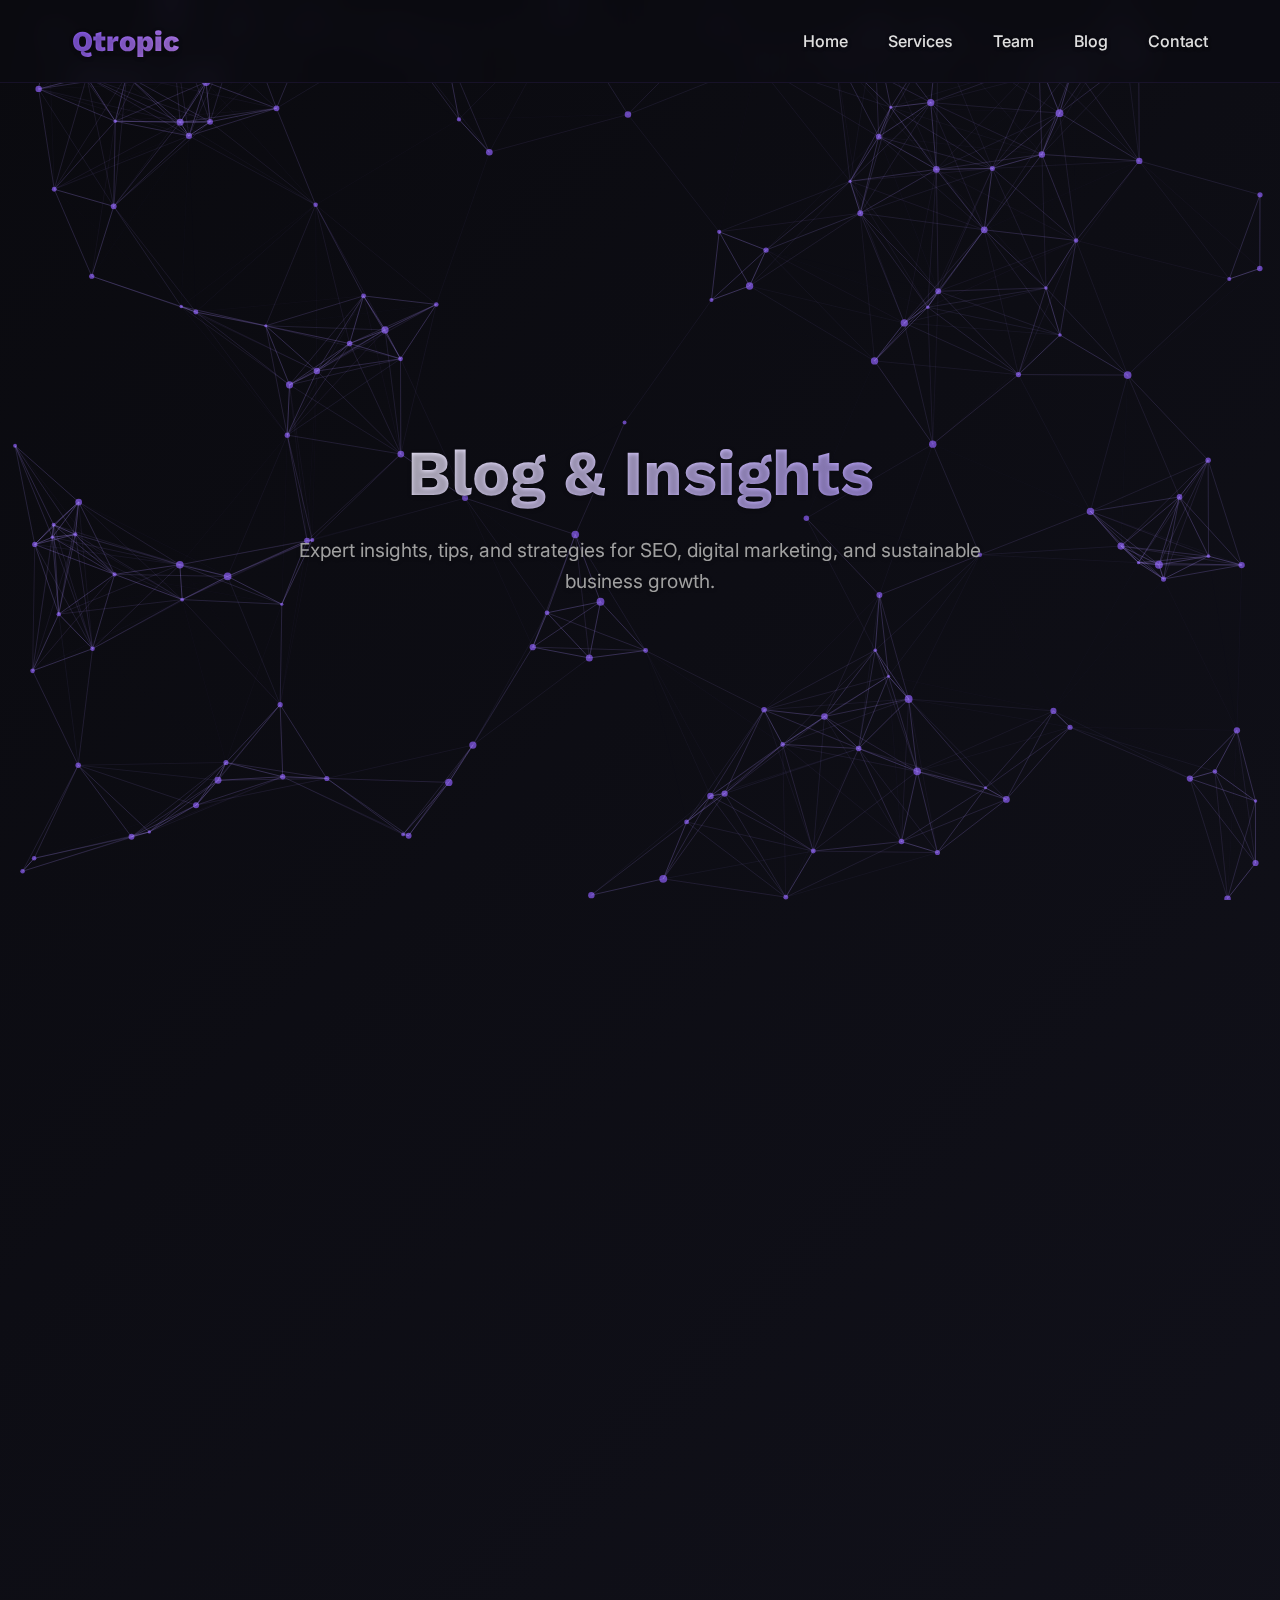
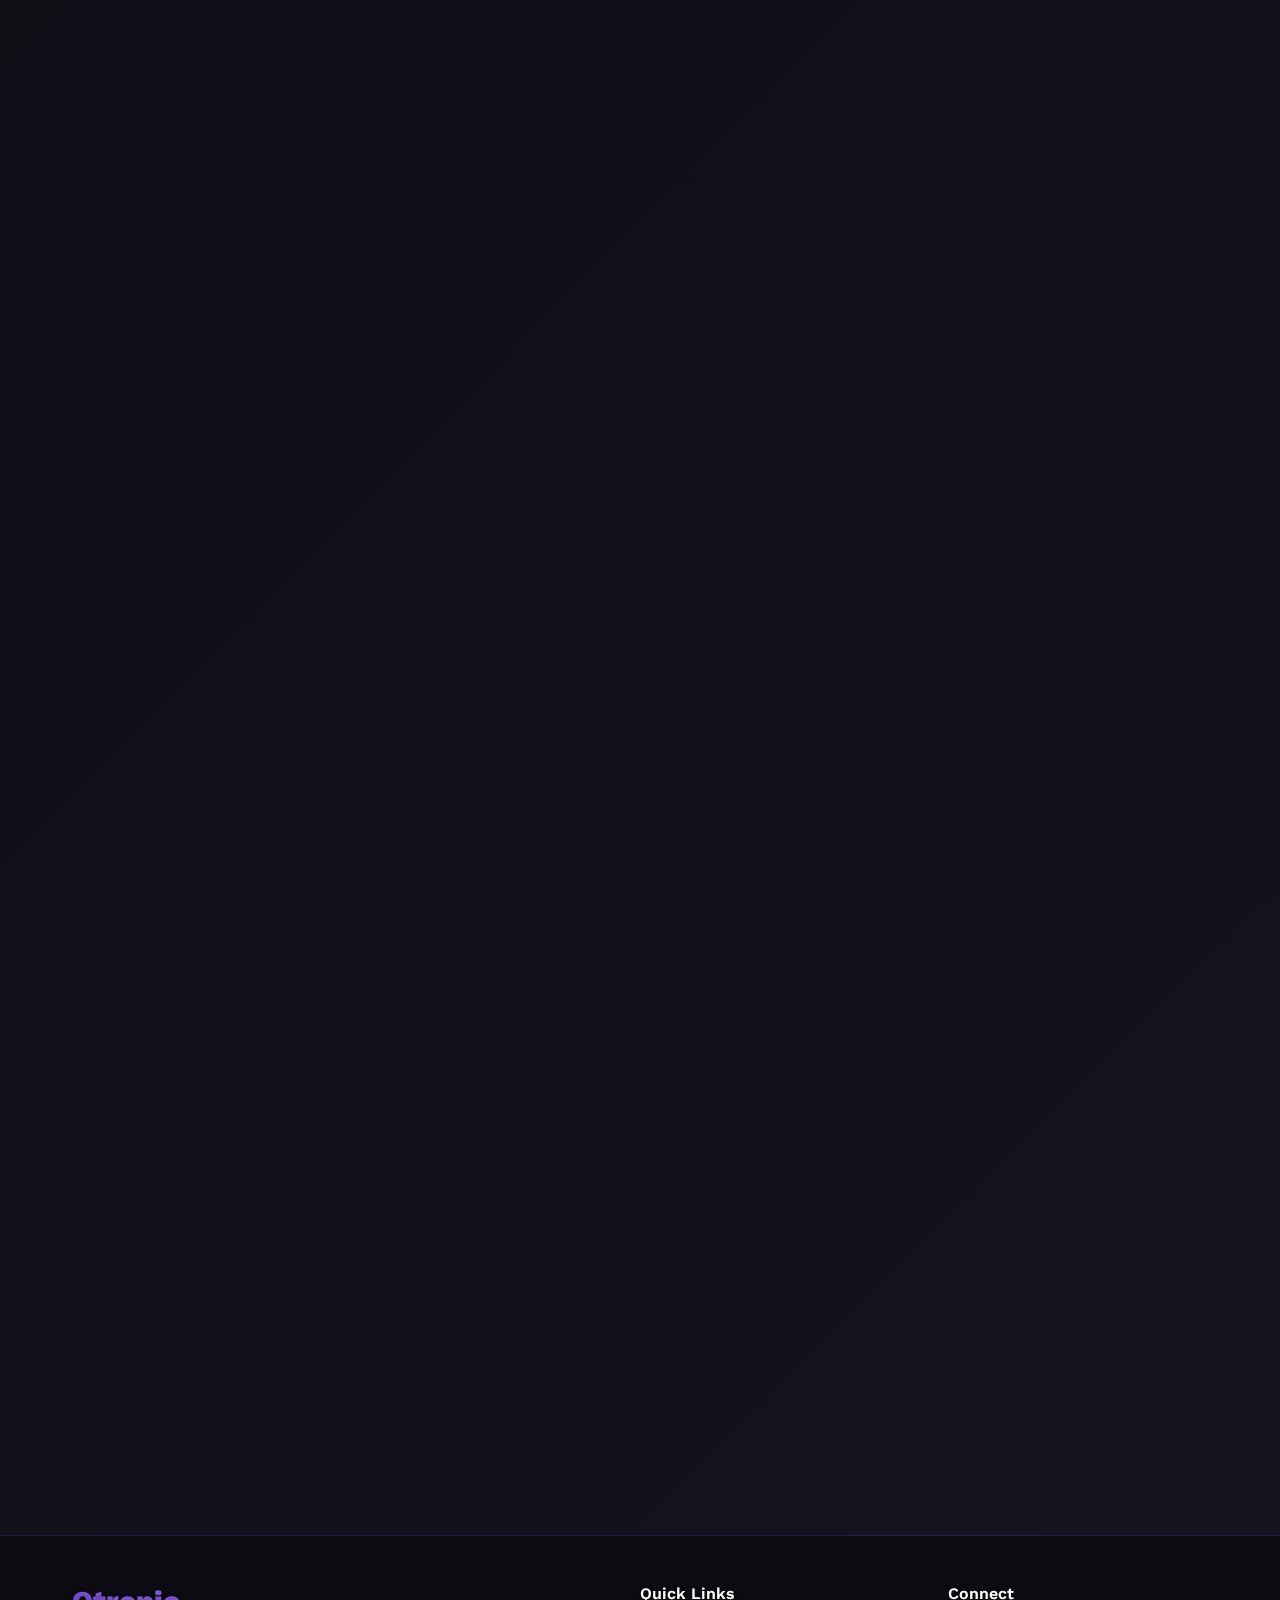
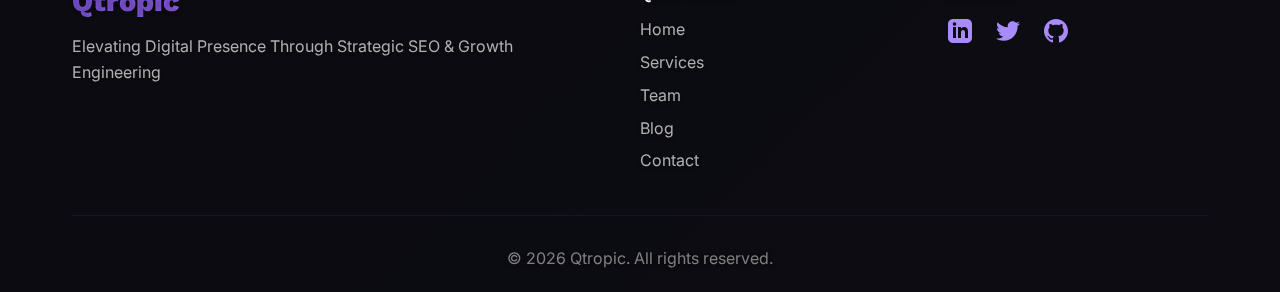
<file: blog.html>
<!DOCTYPE html>
<html lang="en">
<head>
    <meta charset="UTF-8">
    <meta name="viewport" content="width=device-width, initial-scale=1.0">
    <title>Blog - Qtropic | SEO Tips, Digital Marketing & Growth Strategies</title>
    <meta name="description" content="Expert insights on SEO, digital marketing, and growth strategies from Qtropic. Stay updated with the latest trends and best practices in digital growth.">
    <meta name="keywords" content="SEO blog, digital marketing tips, growth strategies, SEO tutorials, content marketing">
    <link rel="preconnect" href="https://fonts.googleapis.com">
    <link rel="preconnect" href="https://fonts.gstatic.com" crossorigin>
    <link href="https://fonts.googleapis.com/css2?family=Work+Sans:wght@400;500;600;700;800&family=Inter:wght@300;400;500;600&display=swap" rel="stylesheet">
    <link rel="stylesheet" href="styles.css">
</head>
<body>
    <!-- Particle Canvas Background -->
    <canvas id="particleCanvas"></canvas>

    <!-- Header Navigation -->
    <header class="header" id="header">
        <div class="container">
            <nav class="nav">
                <a href="index.html" class="logo">Qtropic</a>
                <div class="nav-menu" id="navMenu">
                    <a href="index.html" class="nav-link">Home</a>
                    <a href="services.html" class="nav-link">Services</a>
                    <a href="team.html" class="nav-link">Team</a>
                    <a href="blog.html" class="nav-link active">Blog</a>
                    <a href="contact.html" class="nav-link">Contact</a>
                </div>
                <div class="hamburger" id="hamburger">
                    <span></span>
                    <span></span>
                    <span></span>
                </div>
            </nav>
        </div>
    </header>

    <!-- Page Hero -->
    <section class="hero">
        <div class="container">
            <div class="hero-content fade-in" style="padding-top: 8rem;">
                <h1 class="section-title" style="font-size: 4rem; margin-bottom: 1.5rem;">Blog & Insights</h1>
                <p class="hero-subtitle" style="max-width: 700px; margin: 0 auto;">Expert insights, tips, and strategies for SEO, digital marketing, and sustainable business growth.</p>
            </div>
        </div>
    </section>

    <!-- Blog Posts Section -->
    <section class="portfolio">
        <div class="container">
            <h2 class="section-title fade-in">Latest Articles</h2>
            <div class="portfolio-grid">
                <article class="portfolio-card glass-card fade-in">
                    <div class="portfolio-image gradient-1"></div>
                    <div class="portfolio-content">
                        <p class="portfolio-stats" style="margin-bottom: 0.5rem;">SEO Strategy • 5 min read</p>
                        <h3>10 Essential SEO Strategies for 2024</h3>
                        <p>Discover the most effective SEO techniques that are driving results in 2024. From Core Web Vitals to AI-powered content optimization.</p>
                        <a href="#" class="cta-button" style="margin-top: 1.5rem; display: inline-block; padding: 0.8rem 1.5rem; font-size: 0.9rem;">Read More</a>
                    </div>
                </article>
                <article class="portfolio-card glass-card fade-in">
                    <div class="portfolio-image gradient-2"></div>
                    <div class="portfolio-content">
                        <p class="portfolio-stats" style="margin-bottom: 0.5rem;">Technical SEO • 7 min read</p>
                        <h3>Complete Guide to Core Web Vitals</h3>
                        <p>Master Google's Core Web Vitals and learn how to optimize LCP, FID, and CLS for better rankings and user experience.</p>
                        <a href="#" class="cta-button" style="margin-top: 1.5rem; display: inline-block; padding: 0.8rem 1.5rem; font-size: 0.9rem;">Read More</a>
                    </div>
                </article>
                <article class="portfolio-card glass-card fade-in">
                    <div class="portfolio-image gradient-3"></div>
                    <div class="portfolio-content">
                        <p class="portfolio-stats" style="margin-bottom: 0.5rem;">Content Marketing • 6 min read</p>
                        <h3>How to Create SEO-Optimized Content That Ranks</h3>
                        <p>Learn the proven framework for creating high-quality, SEO-friendly content that attracts organic traffic and converts visitors.</p>
                        <a href="#" class="cta-button" style="margin-top: 1.5rem; display: inline-block; padding: 0.8rem 1.5rem; font-size: 0.9rem;">Read More</a>
                    </div>
                </article>
                <article class="portfolio-card glass-card fade-in">
                    <div class="portfolio-image gradient-4"></div>
                    <div class="portfolio-content">
                        <p class="portfolio-stats" style="margin-bottom: 0.5rem;">Link Building • 8 min read</p>
                        <h3>Advanced Link Building Strategies for Authority</h3>
                        <p>Discover white-hat link building techniques that build domain authority and improve your search engine rankings sustainably.</p>
                        <a href="#" class="cta-button" style="margin-top: 1.5rem; display: inline-block; padding: 0.8rem 1.5rem; font-size: 0.9rem;">Read More</a>
                    </div>
                </article>
            </div>
        </div>
    </section>

    <!-- Categories Section -->
    <section class="skills">
        <div class="container">
            <h2 class="section-title fade-in">Browse by Category</h2>
            <div class="skills-grid" style="grid-template-columns: repeat(3, 1fr);">
                <a href="#" class="skill-card glass-card fade-in" style="text-decoration: none; transition: all 0.3s ease;">SEO Strategy</a>
                <a href="#" class="skill-card glass-card fade-in" style="text-decoration: none; transition: all 0.3s ease;">Technical SEO</a>
                <a href="#" class="skill-card glass-card fade-in" style="text-decoration: none; transition: all 0.3s ease;">Content Marketing</a>
                <a href="#" class="skill-card glass-card fade-in" style="text-decoration: none; transition: all 0.3s ease;">Link Building</a>
                <a href="#" class="skill-card glass-card fade-in" style="text-decoration: none; transition: all 0.3s ease;">Analytics & Data</a>
                <a href="#" class="skill-card glass-card fade-in" style="text-decoration: none; transition: all 0.3s ease;">Growth Marketing</a>
            </div>
        </div>
    </section>

    <!-- Newsletter Section -->
    <section class="about">
        <div class="container">
            <div class="glass-card fade-in" style="text-align: center; padding: 4rem 2rem;">
                <h2 class="section-title">Subscribe to Our Newsletter</h2>
                <p style="font-size: 1.2rem; color: #d0d0d0; margin-bottom: 2rem; max-width: 600px; margin-left: auto; margin-right: auto;">
                    Get the latest SEO tips, digital marketing insights, and growth strategies delivered to your inbox weekly.
                </p>
                <form style="max-width: 500px; margin: 0 auto; display: flex; gap: 1rem; flex-wrap: wrap; justify-content: center;">
                    <input type="email" placeholder="Enter your email" required style="flex: 1; min-width: 250px; padding: 1rem; background: rgba(10, 10, 15, 0.6); border: 1px solid rgba(139, 92, 246, 0.3); border-radius: 10px; color: #ffffff; font-family: 'Inter', sans-serif;">
                    <button type="submit" class="cta-button">Subscribe</button>
                </form>
            </div>
        </div>
    </section>

    <!-- Footer -->
    <footer class="footer">
        <div class="container">
            <div class="footer-content">
                <div class="footer-brand">
                    <h3>Qtropic</h3>
                    <p>Elevating Digital Presence Through Strategic SEO & Growth Engineering</p>
                </div>
                <div class="footer-links">
                    <h4>Quick Links</h4>
                    <a href="index.html">Home</a>
                    <a href="services.html">Services</a>
                    <a href="team.html">Team</a>
                    <a href="blog.html">Blog</a>
                    <a href="contact.html">Contact</a>
                </div>
                <div class="footer-social">
                    <h4>Connect</h4>
                    <div class="social-links">
                        <a href="https://linkedin.com" target="_blank" class="social-link" aria-label="LinkedIn">
                            <svg width="24" height="24" viewBox="0 0 24 24" fill="currentColor">
                                <path d="M19 0h-14c-2.761 0-5 2.239-5 5v14c0 2.761 2.239 5 5 5h14c2.762 0 5-2.239 5-5v-14c0-2.761-2.238-5-5-5zm-11 19h-3v-11h3v11zm-1.5-12.268c-.966 0-1.75-.79-1.75-1.764s.784-1.764 1.75-1.764 1.75.79 1.75 1.764-.783 1.764-1.75 1.764zm13.5 12.268h-3v-5.604c0-3.368-4-3.113-4 0v5.604h-3v-11h3v1.765c1.396-2.586 7-2.777 7 2.476v6.759z"/>
                            </svg>
                        </a>
                        <a href="https://twitter.com" target="_blank" class="social-link" aria-label="Twitter">
                            <svg width="24" height="24" viewBox="0 0 24 24" fill="currentColor">
                                <path d="M24 4.557c-.883.392-1.832.656-2.828.775 1.017-.609 1.798-1.574 2.165-2.724-.951.564-2.005.974-3.127 1.195-.897-.957-2.178-1.555-3.594-1.555-3.179 0-5.515 2.966-4.797 6.045-4.091-.205-7.719-2.165-10.148-5.144-1.29 2.213-.669 5.108 1.523 6.574-.806-.026-1.566-.247-2.229-.616-.054 2.281 1.581 4.415 3.949 4.89-.693.188-1.452.232-2.224.084.626 1.956 2.444 3.379 4.6 3.419-2.07 1.623-4.678 2.348-7.29 2.04 2.179 1.397 4.768 2.212 7.548 2.212 9.142 0 14.307-7.721 13.995-14.646.962-.695 1.797-1.562 2.457-2.549z"/>
                            </svg>
                        </a>
                        <a href="https://github.com" target="_blank" class="social-link" aria-label="GitHub">
                            <svg width="24" height="24" viewBox="0 0 24 24" fill="currentColor">
                                <path d="M12 0c-6.626 0-12 5.373-12 12 0 5.302 3.438 9.8 8.207 11.387.599.111.793-.261.793-.577v-2.234c-3.338.726-4.033-1.416-4.033-1.416-.546-1.387-1.333-1.756-1.333-1.756-1.089-.745.083-.729.083-.729 1.205.084 1.839 1.237 1.839 1.237 1.07 1.834 2.807 1.304 3.492.997.107-.775.418-1.305.762-1.604-2.665-.305-5.467-1.334-5.467-5.931 0-1.311.469-2.381 1.236-3.221-.124-.303-.535-1.524.117-3.176 0 0 1.008-.322 3.301 1.23.957-.266 1.983-.399 3.003-.404 1.02.005 2.047.138 3.006.404 2.291-1.552 3.297-1.23 3.297-1.23.653 1.653.242 2.874.118 3.176.77.84 1.235 1.911 1.235 3.221 0 4.609-2.807 5.624-5.479 5.921.43.372.823 1.102.823 2.222v3.293c0 .319.192.694.801.576 4.765-1.589 8.199-6.086 8.199-11.386 0-6.627-5.373-12-12-12z"/>
                            </svg>
                        </a>
                    </div>
                </div>
            </div>
            <div class="footer-bottom">
                <p>&copy; 2024 Qtropic. All rights reserved.</p>
            </div>
        </div>
    </footer>

    <script src="script.js"></script>
</body>
</html>
</file>
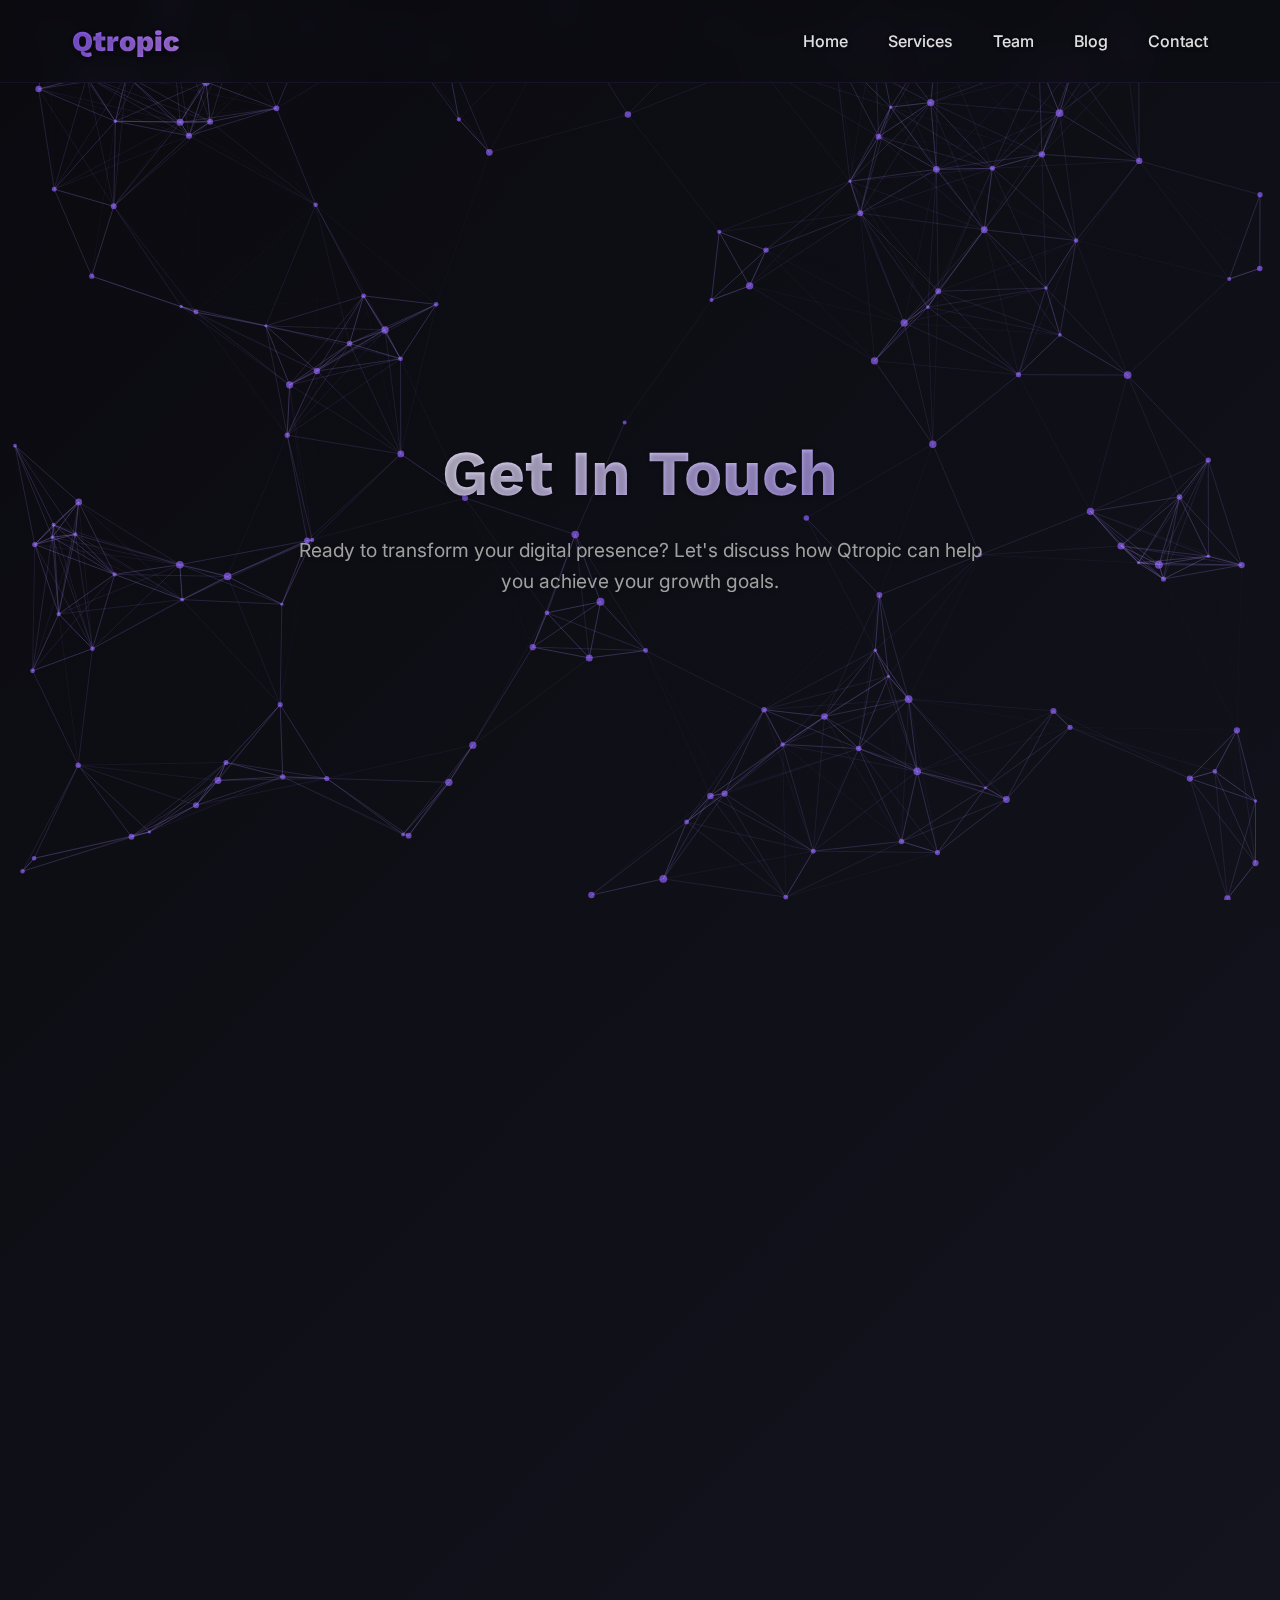
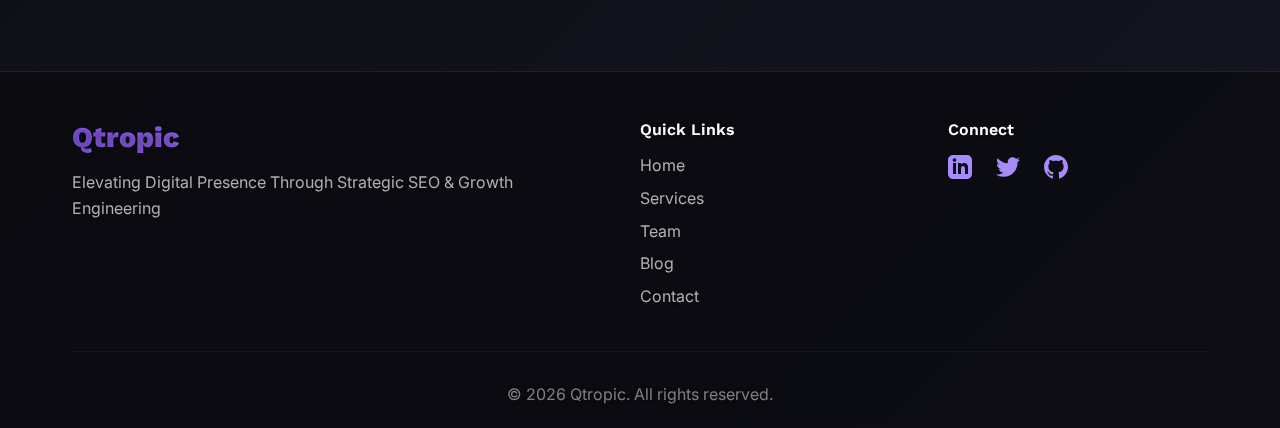
<file: contact.html>
<!DOCTYPE html>
<html lang="en">
<head>
    <meta charset="UTF-8">
    <meta name="viewport" content="width=device-width, initial-scale=1.0">
    <title>Contact Us - Qtropic | Get In Touch With Our SEO Experts</title>
    <meta name="description" content="Contact Qtropic for professional SEO and digital growth services. Get in touch with our team and start your journey to sustainable business growth.">
    <meta name="keywords" content="contact SEO agency, get SEO quote, digital marketing consultation, Qtropic contact">
    <link rel="preconnect" href="https://fonts.googleapis.com">
    <link rel="preconnect" href="https://fonts.gstatic.com" crossorigin>
    <link href="https://fonts.googleapis.com/css2?family=Work+Sans:wght@400;500;600;700;800&family=Inter:wght@300;400;500;600&display=swap" rel="stylesheet">
    <link rel="stylesheet" href="styles.css">
</head>
<body>
    <!-- Particle Canvas Background -->
    <canvas id="particleCanvas"></canvas>

    <!-- Header Navigation -->
    <header class="header" id="header">
        <div class="container">
            <nav class="nav">
                <a href="index.html" class="logo">Qtropic</a>
                <div class="nav-menu" id="navMenu">
                    <a href="index.html" class="nav-link">Home</a>
                    <a href="services.html" class="nav-link">Services</a>
                    <a href="team.html" class="nav-link">Team</a>
                    <a href="blog.html" class="nav-link">Blog</a>
                    <a href="contact.html" class="nav-link active">Contact</a>
                </div>
                <div class="hamburger" id="hamburger">
                    <span></span>
                    <span></span>
                    <span></span>
                </div>
            </nav>
        </div>
    </header>

    <!-- Page Hero -->
    <section class="hero">
        <div class="container">
            <div class="hero-content fade-in" style="padding-top: 8rem;">
                <h1 class="section-title" style="font-size: 4rem; margin-bottom: 1.5rem;">Get In Touch</h1>
                <p class="hero-subtitle" style="max-width: 700px; margin: 0 auto;">Ready to transform your digital presence? Let's discuss how Qtropic can help you achieve your growth goals.</p>
            </div>
        </div>
    </section>

    <!-- Contact Section -->
    <section class="contact">
        <div class="container">
            <div class="contact-wrapper">
                <div class="contact-info fade-in">
                    <h3>Let's Start Your Growth Journey</h3>
                    <div class="contact-item">
                        <div class="contact-icon">✉️</div>
                        <div>
                            <p class="contact-label">Email</p>
                            <p class="contact-value">hello@qtropic.com</p>
                        </div>
                    </div>
                    <div class="contact-item">
                        <div class="contact-icon">⏱️</div>
                        <div>
                            <p class="contact-label">Response Time</p>
                            <p class="contact-value">Within 24 hours</p>
                        </div>
                    </div>
                    <div class="contact-item">
                        <div class="contact-icon">📍</div>
                        <div>
                            <p class="contact-label">Location</p>
                            <p class="contact-value">Dhaka, Bangladesh</p>
                        </div>
                    </div>
                    <div class="contact-item">
                        <div class="contact-icon">🌐</div>
                        <div>
                            <p class="contact-label">Working Hours</p>
                            <p class="contact-value">Mon - Fri: 9:00 AM - 6:00 PM (GMT+6)</p>
                        </div>
                    </div>
                </div>
                <form class="contact-form glass-card fade-in" id="contactForm">
                    <div class="form-group">
                        <input type="text" name="name" id="name" placeholder="Your Name" required>
                    </div>
                    <div class="form-group">
                        <input type="email" name="email" id="email" placeholder="Your Email" required>
                    </div>
                    <div class="form-group">
                        <input type="text" name="subject" id="subject" placeholder="Subject" required>
                    </div>
                    <div class="form-group">
                        <textarea name="message" id="message" placeholder="Your Message" rows="5" required></textarea>
                    </div>
                    <button type="submit" class="cta-button">Send Message</button>
                </form>
            </div>
        </div>
    </section>

    <!-- Footer -->
    <footer class="footer">
        <div class="container">
            <div class="footer-content">
                <div class="footer-brand">
                    <h3>Qtropic</h3>
                    <p>Elevating Digital Presence Through Strategic SEO & Growth Engineering</p>
                </div>
                <div class="footer-links">
                    <h4>Quick Links</h4>
                    <a href="index.html">Home</a>
                    <a href="services.html">Services</a>
                    <a href="team.html">Team</a>
                    <a href="blog.html">Blog</a>
                    <a href="contact.html">Contact</a>
                </div>
                <div class="footer-social">
                    <h4>Connect</h4>
                    <div class="social-links">
                        <a href="https://linkedin.com" target="_blank" class="social-link" aria-label="LinkedIn">
                            <svg width="24" height="24" viewBox="0 0 24 24" fill="currentColor">
                                <path d="M19 0h-14c-2.761 0-5 2.239-5 5v14c0 2.761 2.239 5 5 5h14c2.762 0 5-2.239 5-5v-14c0-2.761-2.238-5-5-5zm-11 19h-3v-11h3v11zm-1.5-12.268c-.966 0-1.75-.79-1.75-1.764s.784-1.764 1.75-1.764 1.75.79 1.75 1.764-.783 1.764-1.75 1.764zm13.5 12.268h-3v-5.604c0-3.368-4-3.113-4 0v5.604h-3v-11h3v1.765c1.396-2.586 7-2.777 7 2.476v6.759z"/>
                            </svg>
                        </a>
                        <a href="https://twitter.com" target="_blank" class="social-link" aria-label="Twitter">
                            <svg width="24" height="24" viewBox="0 0 24 24" fill="currentColor">
                                <path d="M24 4.557c-.883.392-1.832.656-2.828.775 1.017-.609 1.798-1.574 2.165-2.724-.951.564-2.005.974-3.127 1.195-.897-.957-2.178-1.555-3.594-1.555-3.179 0-5.515 2.966-4.797 6.045-4.091-.205-7.719-2.165-10.148-5.144-1.29 2.213-.669 5.108 1.523 6.574-.806-.026-1.566-.247-2.229-.616-.054 2.281 1.581 4.415 3.949 4.89-.693.188-1.452.232-2.224.084.626 1.956 2.444 3.379 4.6 3.419-2.07 1.623-4.678 2.348-7.29 2.04 2.179 1.397 4.768 2.212 7.548 2.212 9.142 0 14.307-7.721 13.995-14.646.962-.695 1.797-1.562 2.457-2.549z"/>
                            </svg>
                        </a>
                        <a href="https://github.com" target="_blank" class="social-link" aria-label="GitHub">
                            <svg width="24" height="24" viewBox="0 0 24 24" fill="currentColor">
                                <path d="M12 0c-6.626 0-12 5.373-12 12 0 5.302 3.438 9.8 8.207 11.387.599.111.793-.261.793-.577v-2.234c-3.338.726-4.033-1.416-4.033-1.416-.546-1.387-1.333-1.756-1.333-1.756-1.089-.745.083-.729.083-.729 1.205.084 1.839 1.237 1.839 1.237 1.07 1.834 2.807 1.304 3.492.997.107-.775.418-1.305.762-1.604-2.665-.305-5.467-1.334-5.467-5.931 0-1.311.469-2.381 1.236-3.221-.124-.303-.535-1.524.117-3.176 0 0 1.008-.322 3.301 1.23.957-.266 1.983-.399 3.003-.404 1.02.005 2.047.138 3.006.404 2.291-1.552 3.297-1.23 3.297-1.23.653 1.653.242 2.874.118 3.176.77.84 1.235 1.911 1.235 3.221 0 4.609-2.807 5.624-5.479 5.921.43.372.823 1.102.823 2.222v3.293c0 .319.192.694.801.576 4.765-1.589 8.199-6.086 8.199-11.386 0-6.627-5.373-12-12-12z"/>
                            </svg>
                        </a>
                    </div>
                </div>
            </div>
            <div class="footer-bottom">
                <p>&copy; 2024 Qtropic. All rights reserved.</p>
            </div>
        </div>
    </footer>

    <script src="script.js"></script>
</body>
</html>
</file>
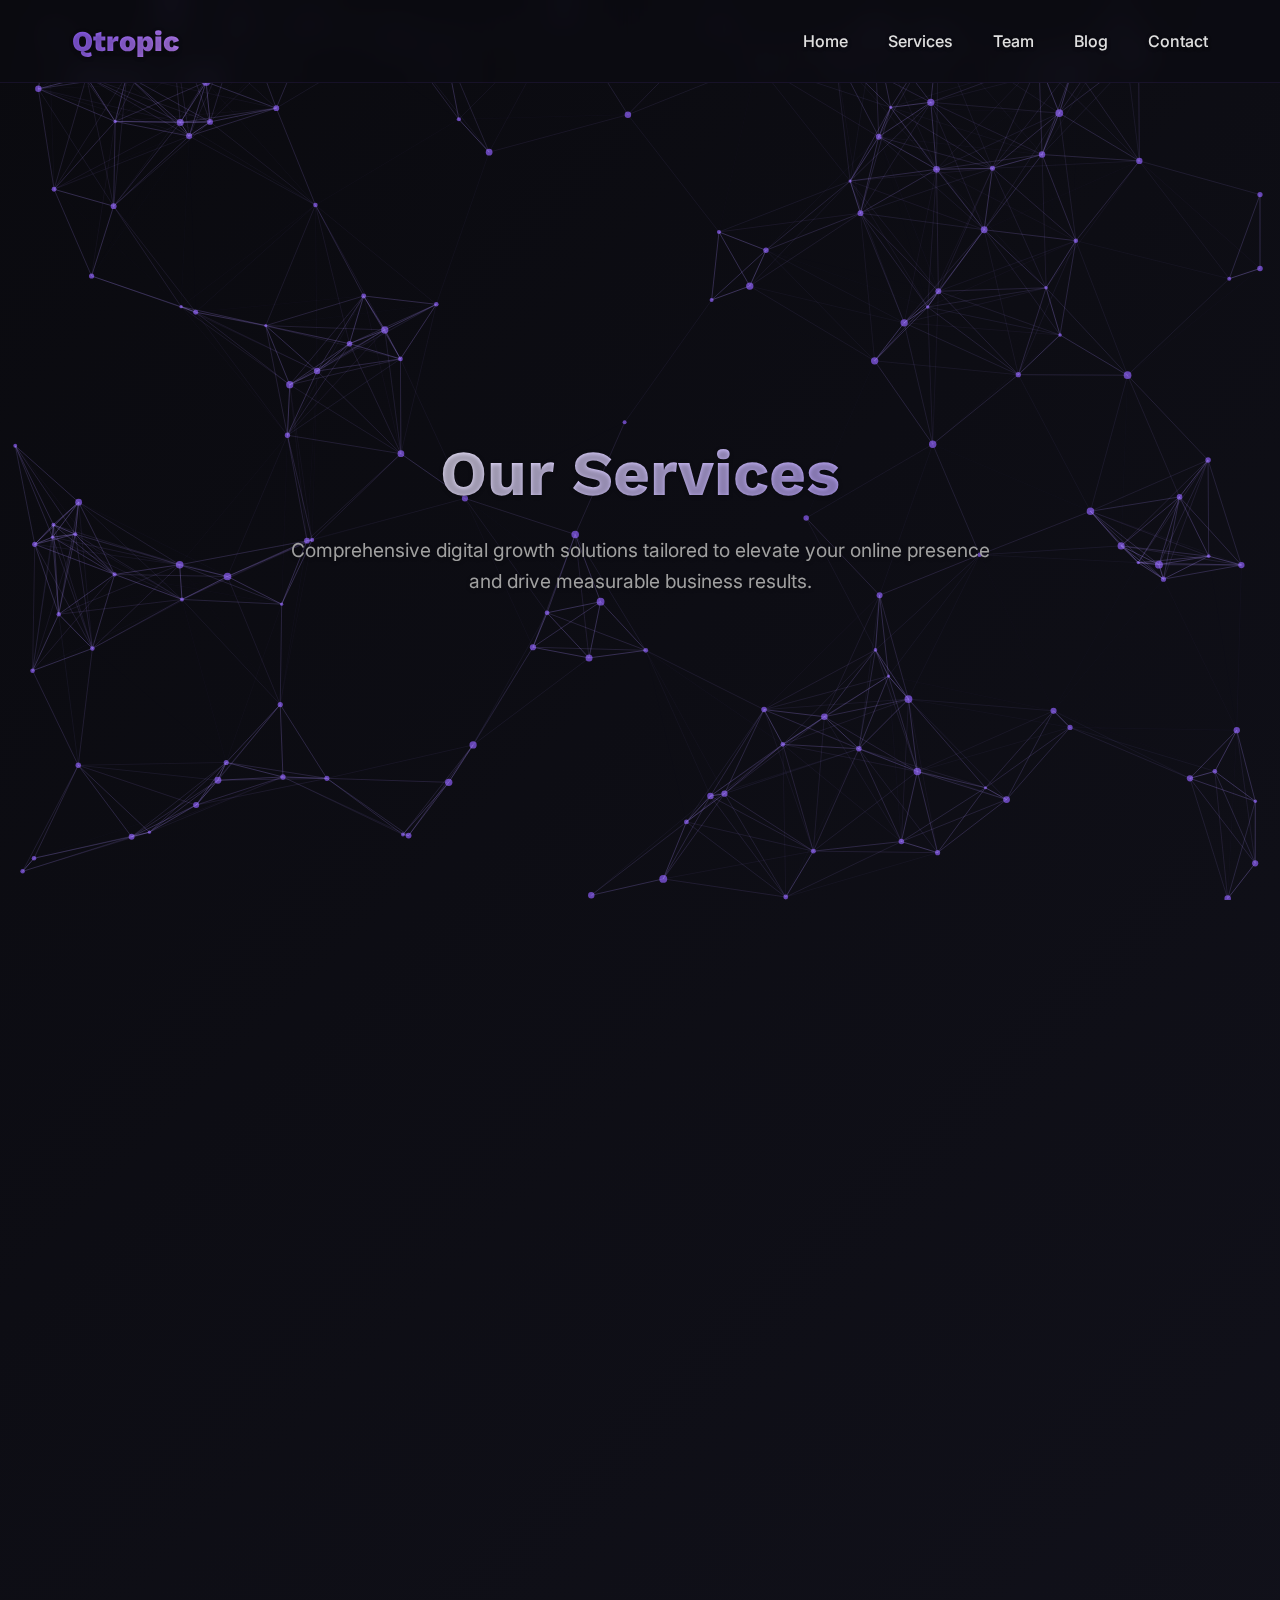
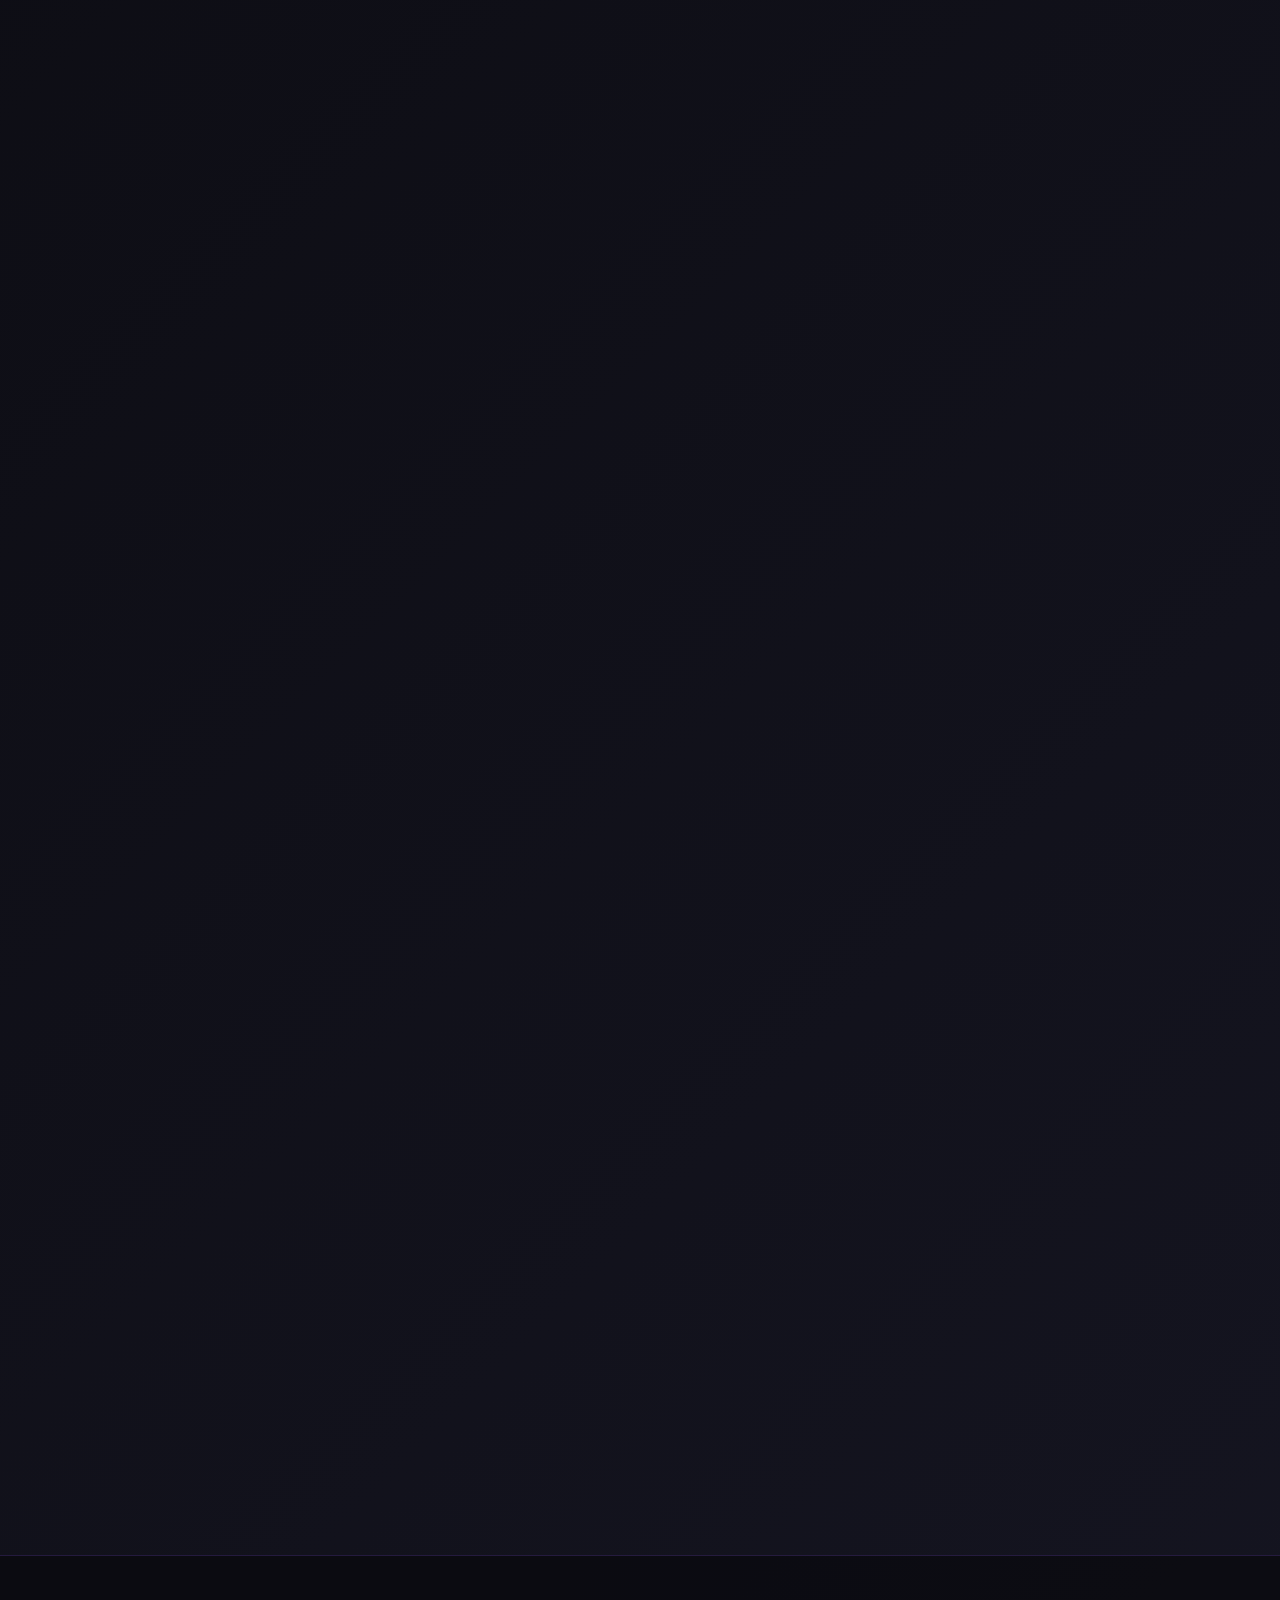
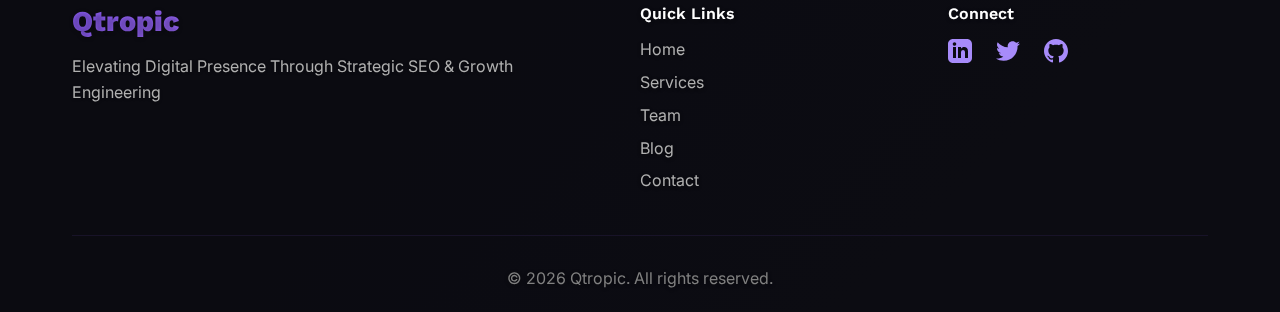
<file: services.html>
<!DOCTYPE html>
<html lang="en">
<head>
    <meta charset="UTF-8">
    <meta name="viewport" content="width=device-width, initial-scale=1.0">
    <title>Our Services - Qtropic | SEO, Technical SEO & Digital Growth Solutions</title>
    <meta name="description" content="Discover Qtropic's comprehensive SEO services including on-page optimization, technical SEO, content strategy, and future-ready digital solutions.">
    <meta name="keywords" content="SEO services, technical SEO, content marketing, digital growth, web development, cloud solutions">
    <link rel="preconnect" href="https://fonts.googleapis.com">
    <link rel="preconnect" href="https://fonts.gstatic.com" crossorigin>
    <link href="https://fonts.googleapis.com/css2?family=Work+Sans:wght@400;500;600;700;800&family=Inter:wght@300;400;500;600&display=swap" rel="stylesheet">
    <link rel="stylesheet" href="styles.css">
</head>
<body>
    <!-- Particle Canvas Background -->
    <canvas id="particleCanvas"></canvas>

    <!-- Header Navigation -->
    <header class="header" id="header">
        <div class="container">
            <nav class="nav">
                <a href="index.html" class="logo">Qtropic</a>
                <div class="nav-menu" id="navMenu">
                    <a href="index.html" class="nav-link">Home</a>
                    <a href="services.html" class="nav-link active">Services</a>
                    <a href="team.html" class="nav-link">Team</a>
                    <a href="blog.html" class="nav-link">Blog</a>
                    <a href="contact.html" class="nav-link">Contact</a>
                </div>
                <div class="hamburger" id="hamburger">
                    <span></span>
                    <span></span>
                    <span></span>
                </div>
            </nav>
        </div>
    </header>

    <!-- Page Hero -->
    <section class="hero">
        <div class="container">
            <div class="hero-content fade-in" style="padding-top: 8rem;">
                <h1 class="section-title" style="font-size: 4rem; margin-bottom: 1.5rem;">Our Services</h1>
                <p class="hero-subtitle" style="max-width: 700px; margin: 0 auto;">Comprehensive digital growth solutions tailored to elevate your online presence and drive measurable business results.</p>
            </div>
        </div>
    </section>

    <!-- Services Section -->
    <section class="services">
        <div class="container">
            <div class="services-grid">
                <div class="service-card glass-card fade-in">
                    <div class="service-number">01</div>
                    <h3>SEO Optimization</h3>
                    <p>Comprehensive keyword research, strategic on-page optimization, authoritative link building, and advanced analytics to boost your organic rankings.</p>
                    <ul style="margin-top: 1.5rem; color: #d0d0d0; line-height: 2;">
                        <li>• Keyword Research & Analysis</li>
                        <li>• On-Page SEO Optimization</li>
                        <li>• Link Building Strategies</li>
                        <li>• SEO Analytics & Reporting</li>
                        <li>• Competitor Analysis</li>
                    </ul>
                </div>
                <div class="service-card glass-card fade-in">
                    <div class="service-number">02</div>
                    <h3>Technical SEO</h3>
                    <p>Advanced site architecture optimization, Core Web Vitals enhancement, schema markup implementation, and crawlability improvements for peak performance.</p>
                    <ul style="margin-top: 1.5rem; color: #d0d0d0; line-height: 2;">
                        <li>• Site Architecture Optimization</li>
                        <li>• Core Web Vitals Enhancement</li>
                        <li>• Schema Markup Implementation</li>
                        <li>• Crawlability & Indexation</li>
                        <li>• Mobile Optimization</li>
                    </ul>
                </div>
                <div class="service-card glass-card fade-in">
                    <div class="service-number">03</div>
                    <h3>Content & Growth</h3>
                    <p>Strategic content planning, SEO-optimized writing, data-driven growth marketing campaigns, and conversion rate optimization for maximum impact.</p>
                    <ul style="margin-top: 1.5rem; color: #d0d0d0; line-height: 2;">
                        <li>• Content Strategy & Planning</li>
                        <li>• SEO Content Writing</li>
                        <li>• Growth Marketing Campaigns</li>
                        <li>• Conversion Rate Optimization</li>
                        <li>• A/B Testing & Analytics</li>
                    </ul>
                </div>
                <div class="service-card glass-card fade-in">
                    <div class="service-number">04</div>
                    <h3>Future Tech Solutions</h3>
                    <p>Modern web development, scalable cloud infrastructure, innovative SaaS solutions, and cutting-edge AI integration for next-generation businesses.</p>
                    <ul style="margin-top: 1.5rem; color: #d0d0d0; line-height: 2;">
                        <li>• Modern Web Development</li>
                        <li>• Cloud Infrastructure (AWS, GCP)</li>
                        <li>• SaaS Product Development</li>
                        <li>• AI & ML Integration</li>
                        <li>• Automation Solutions</li>
                    </ul>
                </div>
            </div>
        </div>
    </section>

    <!-- Tech Stack Section -->
    <section class="skills">
        <div class="container">
            <h2 class="section-title fade-in">Tech Stack & Expertise</h2>
            <div class="skills-grid">
                <div class="skill-card glass-card fade-in">Google Analytics</div>
                <div class="skill-card glass-card fade-in">Google Search Console</div>
                <div class="skill-card glass-card fade-in">Ahrefs</div>
                <div class="skill-card glass-card fade-in">SEMrush</div>
                <div class="skill-card glass-card fade-in">Screaming Frog</div>
                <div class="skill-card glass-card fade-in">Python</div>
                <div class="skill-card glass-card fade-in">JavaScript</div>
                <div class="skill-card glass-card fade-in">React</div>
                <div class="skill-card glass-card fade-in">Node.js</div>
                <div class="skill-card glass-card fade-in">AWS</div>
                <div class="skill-card glass-card fade-in">Google Cloud</div>
                <div class="skill-card glass-card fade-in">AI/ML</div>
            </div>
        </div>
    </section>

    <!-- CTA Section -->
    <section class="about">
        <div class="container">
            <div class="glass-card fade-in" style="text-align: center; padding: 4rem 2rem;">
                <h2 class="section-title">Ready to Get Started?</h2>
                <p style="font-size: 1.2rem; color: #d0d0d0; margin-bottom: 2rem; max-width: 600px; margin-left: auto; margin-right: auto;">
                    Let's discuss which services are right for your business and create a customized growth strategy.
                </p>
                <a href="contact.html" class="cta-button">Contact Us Today</a>
            </div>
        </div>
    </section>

    <!-- Footer -->
    <footer class="footer">
        <div class="container">
            <div class="footer-content">
                <div class="footer-brand">
                    <h3>Qtropic</h3>
                    <p>Elevating Digital Presence Through Strategic SEO & Growth Engineering</p>
                </div>
                <div class="footer-links">
                    <h4>Quick Links</h4>
                    <a href="index.html">Home</a>
                    <a href="services.html">Services</a>
                    <a href="team.html">Team</a>
                    <a href="blog.html">Blog</a>
                    <a href="contact.html">Contact</a>
                </div>
                <div class="footer-social">
                    <h4>Connect</h4>
                    <div class="social-links">
                        <a href="https://linkedin.com" target="_blank" class="social-link" aria-label="LinkedIn">
                            <svg width="24" height="24" viewBox="0 0 24 24" fill="currentColor">
                                <path d="M19 0h-14c-2.761 0-5 2.239-5 5v14c0 2.761 2.239 5 5 5h14c2.762 0 5-2.239 5-5v-14c0-2.761-2.238-5-5-5zm-11 19h-3v-11h3v11zm-1.5-12.268c-.966 0-1.75-.79-1.75-1.764s.784-1.764 1.75-1.764 1.75.79 1.75 1.764-.783 1.764-1.75 1.764zm13.5 12.268h-3v-5.604c0-3.368-4-3.113-4 0v5.604h-3v-11h3v1.765c1.396-2.586 7-2.777 7 2.476v6.759z"/>
                            </svg>
                        </a>
                        <a href="https://twitter.com" target="_blank" class="social-link" aria-label="Twitter">
                            <svg width="24" height="24" viewBox="0 0 24 24" fill="currentColor">
                                <path d="M24 4.557c-.883.392-1.832.656-2.828.775 1.017-.609 1.798-1.574 2.165-2.724-.951.564-2.005.974-3.127 1.195-.897-.957-2.178-1.555-3.594-1.555-3.179 0-5.515 2.966-4.797 6.045-4.091-.205-7.719-2.165-10.148-5.144-1.29 2.213-.669 5.108 1.523 6.574-.806-.026-1.566-.247-2.229-.616-.054 2.281 1.581 4.415 3.949 4.89-.693.188-1.452.232-2.224.084.626 1.956 2.444 3.379 4.6 3.419-2.07 1.623-4.678 2.348-7.29 2.04 2.179 1.397 4.768 2.212 7.548 2.212 9.142 0 14.307-7.721 13.995-14.646.962-.695 1.797-1.562 2.457-2.549z"/>
                            </svg>
                        </a>
                        <a href="https://github.com" target="_blank" class="social-link" aria-label="GitHub">
                            <svg width="24" height="24" viewBox="0 0 24 24" fill="currentColor">
                                <path d="M12 0c-6.626 0-12 5.373-12 12 0 5.302 3.438 9.8 8.207 11.387.599.111.793-.261.793-.577v-2.234c-3.338.726-4.033-1.416-4.033-1.416-.546-1.387-1.333-1.756-1.333-1.756-1.089-.745.083-.729.083-.729 1.205.084 1.839 1.237 1.839 1.237 1.07 1.834 2.807 1.304 3.492.997.107-.775.418-1.305.762-1.604-2.665-.305-5.467-1.334-5.467-5.931 0-1.311.469-2.381 1.236-3.221-.124-.303-.535-1.524.117-3.176 0 0 1.008-.322 3.301 1.23.957-.266 1.983-.399 3.003-.404 1.02.005 2.047.138 3.006.404 2.291-1.552 3.297-1.23 3.297-1.23.653 1.653.242 2.874.118 3.176.77.84 1.235 1.911 1.235 3.221 0 4.609-2.807 5.624-5.479 5.921.43.372.823 1.102.823 2.222v3.293c0 .319.192.694.801.576 4.765-1.589 8.199-6.086 8.199-11.386 0-6.627-5.373-12-12-12z"/>
                            </svg>
                        </a>
                    </div>
                </div>
            </div>
            <div class="footer-bottom">
                <p>&copy; 2024 Qtropic. All rights reserved.</p>
            </div>
        </div>
    </footer>

    <script src="script.js"></script>
</body>
</html>
</file>
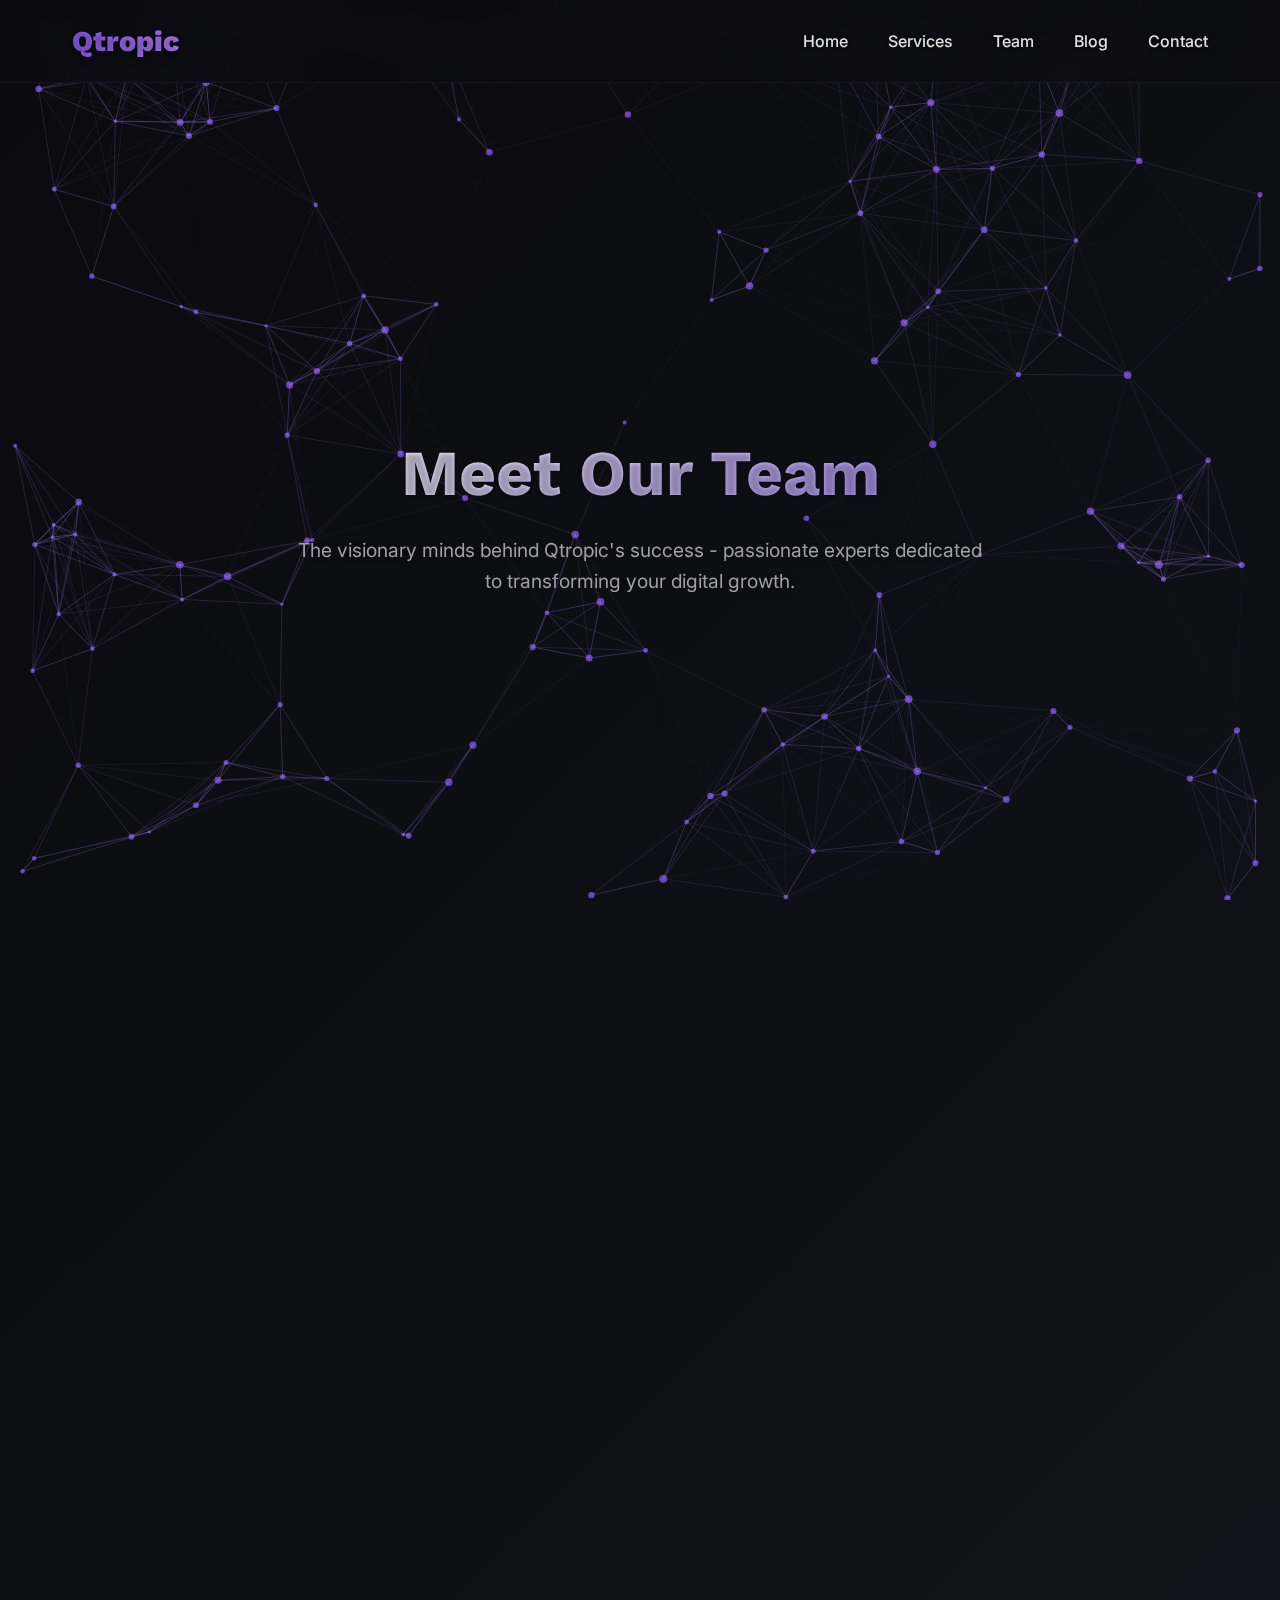
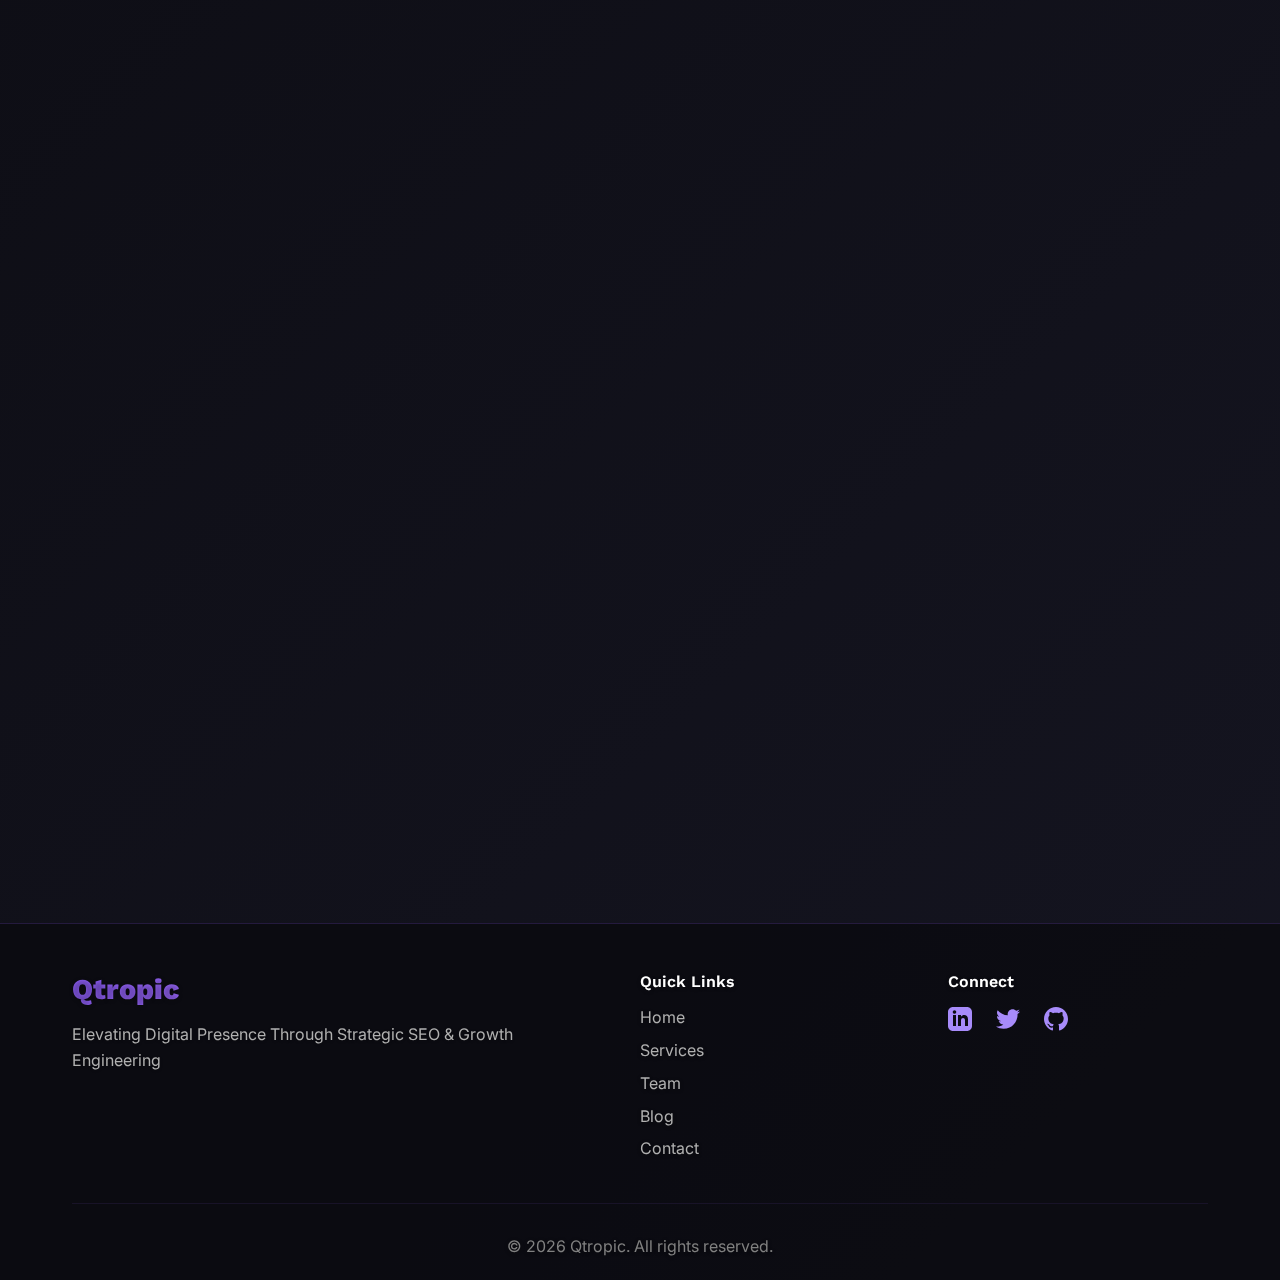
<file: team.html>
<!DOCTYPE html>
<html lang="en">
<head>
    <meta charset="UTF-8">
    <meta name="viewport" content="width=device-width, initial-scale=1.0">
    <title>Our Team - Qtropic | Meet the Digital Growth Experts</title>
    <meta name="description" content="Meet the visionary minds behind Qtropic - experts in SEO, digital growth, technical optimization, and data analytics driving business transformation.">
    <meta name="keywords" content="SEO team, digital marketing experts, growth strategists, Qtropic team">
    <link rel="preconnect" href="https://fonts.googleapis.com">
    <link rel="preconnect" href="https://fonts.gstatic.com" crossorigin>
    <link href="https://fonts.googleapis.com/css2?family=Work+Sans:wght@400;500;600;700;800&family=Inter:wght@300;400;500;600&display=swap" rel="stylesheet">
    <link rel="stylesheet" href="styles.css">
</head>
<body>
    <!-- Particle Canvas Background -->
    <canvas id="particleCanvas"></canvas>

    <!-- Header Navigation -->
    <header class="header" id="header">
        <div class="container">
            <nav class="nav">
                <a href="index.html" class="logo">Qtropic</a>
                <div class="nav-menu" id="navMenu">
                    <a href="index.html" class="nav-link">Home</a>
                    <a href="services.html" class="nav-link">Services</a>
                    <a href="team.html" class="nav-link active">Team</a>
                    <a href="blog.html" class="nav-link">Blog</a>
                    <a href="contact.html" class="nav-link">Contact</a>
                </div>
                <div class="hamburger" id="hamburger">
                    <span></span>
                    <span></span>
                    <span></span>
                </div>
            </nav>
        </div>
    </header>

    <!-- Page Hero -->
    <section class="hero">
        <div class="container">
            <div class="hero-content fade-in" style="padding-top: 8rem;">
                <h1 class="section-title" style="font-size: 4rem; margin-bottom: 1.5rem;">Meet Our Team</h1>
                <p class="hero-subtitle" style="max-width: 700px; margin: 0 auto;">The visionary minds behind Qtropic's success - passionate experts dedicated to transforming your digital growth.</p>
            </div>
        </div>
    </section>

    <!-- Team Section -->
    <section class="team">
        <div class="container">
            <div class="team-grid">
                <div class="team-card glass-card fade-in">
                    <div class="team-avatar">Z</div>
                    <h3>Zawad</h3>
                    <p class="team-role">Co-Founder & Growth Strategist</p>
                    <p class="team-bio">Passionate about leveraging data-driven insights to unlock unprecedented digital growth and transform businesses through strategic SEO and innovative marketing solutions.</p>
                    <div class="social-links">
                        <a href="https://linkedin.com" target="_blank" class="social-link" aria-label="Zawad LinkedIn">
                            <svg width="20" height="20" viewBox="0 0 24 24" fill="currentColor">
                                <path d="M19 0h-14c-2.761 0-5 2.239-5 5v14c0 2.761 2.239 5 5 5h14c2.762 0 5-2.239 5-5v-14c0-2.761-2.238-5-5-5zm-11 19h-3v-11h3v11zm-1.5-12.268c-.966 0-1.75-.79-1.75-1.764s.784-1.764 1.75-1.764 1.75.79 1.75 1.764-.783 1.764-1.75 1.764zm13.5 12.268h-3v-5.604c0-3.368-4-3.113-4 0v5.604h-3v-11h3v1.765c1.396-2.586 7-2.777 7 2.476v6.759z"/>
                            </svg>
                        </a>
                        <a href="https://twitter.com" target="_blank" class="social-link" aria-label="Zawad Twitter">
                            <svg width="20" height="20" viewBox="0 0 24 24" fill="currentColor">
                                <path d="M24 4.557c-.883.392-1.832.656-2.828.775 1.017-.609 1.798-1.574 2.165-2.724-.951.564-2.005.974-3.127 1.195-.897-.957-2.178-1.555-3.594-1.555-3.179 0-5.515 2.966-4.797 6.045-4.091-.205-7.719-2.165-10.148-5.144-1.29 2.213-.669 5.108 1.523 6.574-.806-.026-1.566-.247-2.229-.616-.054 2.281 1.581 4.415 3.949 4.89-.693.188-1.452.232-2.224.084.626 1.956 2.444 3.379 4.6 3.419-2.07 1.623-4.678 2.348-7.29 2.04 2.179 1.397 4.768 2.212 7.548 2.212 9.142 0 14.307-7.721 13.995-14.646.962-.695 1.797-1.562 2.457-2.549z"/>
                            </svg>
                        </a>
                    </div>
                </div>
                <div class="team-card glass-card fade-in">
                    <div class="team-avatar">S</div>
                    <h3>Sayeem</h3>
                    <p class="team-role">Co-Founder & Technical Lead</p>
                    <p class="team-bio">Dedicated to building scalable technical solutions that drive organic growth and deliver exceptional user experiences through cutting-edge web technologies and optimization strategies.</p>
                    <div class="social-links">
                        <a href="https://linkedin.com" target="_blank" class="social-link" aria-label="Sayeem LinkedIn">
                            <svg width="20" height="20" viewBox="0 0 24 24" fill="currentColor">
                                <path d="M19 0h-14c-2.761 0-5 2.239-5 5v14c0 2.761 2.239 5 5 5h14c2.762 0 5-2.239 5-5v-14c0-2.761-2.238-5-5-5zm-11 19h-3v-11h3v11zm-1.5-12.268c-.966 0-1.75-.79-1.75-1.764s.784-1.764 1.75-1.764 1.75.79 1.75 1.764-.783 1.764-1.75 1.764zm13.5 12.268h-3v-5.604c0-3.368-4-3.113-4 0v5.604h-3v-11h3v1.765c1.396-2.586 7-2.777 7 2.476v6.759z"/>
                            </svg>
                        </a>
                        <a href="https://twitter.com" target="_blank" class="social-link" aria-label="Sayeem Twitter">
                            <svg width="20" height="20" viewBox="0 0 24 24" fill="currentColor">
                                <path d="M24 4.557c-.883.392-1.832.656-2.828.775 1.017-.609 1.798-1.574 2.165-2.724-.951.564-2.005.974-3.127 1.195-.897-.957-2.178-1.555-3.594-1.555-3.179 0-5.515 2.966-4.797 6.045-4.091-.205-7.719-2.165-10.148-5.144-1.29 2.213-.669 5.108 1.523 6.574-.806-.026-1.566-.247-2.229-.616-.054 2.281 1.581 4.415 3.949 4.89-.693.188-1.452.232-2.224.084.626 1.956 2.444 3.379 4.6 3.419-2.07 1.623-4.678 2.348-7.29 2.04 2.179 1.397 4.768 2.212 7.548 2.212 9.142 0 14.307-7.721 13.995-14.646.962-.695 1.797-1.562 2.457-2.549z"/>
                            </svg>
                        </a>
                    </div>
                </div>
                <div class="team-card glass-card fade-in">
                    <div class="team-avatar">A</div>
                    <h3>Akash</h3>
                    <p class="team-role">Co-Founder & Content Architect</p>
                    <p class="team-bio">Committed to crafting compelling narratives and strategic content that resonates with audiences, drives engagement, and converts visitors into loyal customers.</p>
                    <div class="social-links">
                        <a href="https://linkedin.com" target="_blank" class="social-link" aria-label="Akash LinkedIn">
                            <svg width="20" height="20" viewBox="0 0 24 24" fill="currentColor">
                                <path d="M19 0h-14c-2.761 0-5 2.239-5 5v14c0 2.761 2.239 5 5 5h14c2.762 0 5-2.239 5-5v-14c0-2.761-2.238-5-5-5zm-11 19h-3v-11h3v11zm-1.5-12.268c-.966 0-1.75-.79-1.75-1.764s.784-1.764 1.75-1.764 1.75.79 1.75 1.764-.783 1.764-1.75 1.764zm13.5 12.268h-3v-5.604c0-3.368-4-3.113-4 0v5.604h-3v-11h3v1.765c1.396-2.586 7-2.777 7 2.476v6.759z"/>
                            </svg>
                        </a>
                        <a href="https://twitter.com" target="_blank" class="social-link" aria-label="Akash Twitter">
                            <svg width="20" height="20" viewBox="0 0 24 24" fill="currentColor">
                                <path d="M24 4.557c-.883.392-1.832.656-2.828.775 1.017-.609 1.798-1.574 2.165-2.724-.951.564-2.005.974-3.127 1.195-.897-.957-2.178-1.555-3.594-1.555-3.179 0-5.515 2.966-4.797 6.045-4.091-.205-7.719-2.165-10.148-5.144-1.29 2.213-.669 5.108 1.523 6.574-.806-.026-1.566-.247-2.229-.616-.054 2.281 1.581 4.415 3.949 4.89-.693.188-1.452.232-2.224.084.626 1.956 2.444 3.379 4.6 3.419-2.07 1.623-4.678 2.348-7.29 2.04 2.179 1.397 4.768 2.212 7.548 2.212 9.142 0 14.307-7.721 13.995-14.646.962-.695 1.797-1.562 2.457-2.549z"/>
                            </svg>
                        </a>
                    </div>
                </div>
                <div class="team-card glass-card fade-in">
                    <div class="team-avatar">A</div>
                    <h3>Adib</h3>
                    <p class="team-role">Co-Founder & Analytics Expert</p>
                    <p class="team-bio">Focused on transforming complex data into actionable insights that fuel strategic decisions, optimize performance, and deliver measurable business growth.</p>
                    <div class="social-links">
                        <a href="https://linkedin.com" target="_blank" class="social-link" aria-label="Adib LinkedIn">
                            <svg width="20" height="20" viewBox="0 0 24 24" fill="currentColor">
                                <path d="M19 0h-14c-2.761 0-5 2.239-5 5v14c0 2.761 2.239 5 5 5h14c2.762 0 5-2.239 5-5v-14c0-2.761-2.238-5-5-5zm-11 19h-3v-11h3v11zm-1.5-12.268c-.966 0-1.75-.79-1.75-1.764s.784-1.764 1.75-1.764 1.75.79 1.75 1.764-.783 1.764-1.75 1.764zm13.5 12.268h-3v-5.604c0-3.368-4-3.113-4 0v5.604h-3v-11h3v1.765c1.396-2.586 7-2.777 7 2.476v6.759z"/>
                            </svg>
                        </a>
                        <a href="https://twitter.com" target="_blank" class="social-link" aria-label="Adib Twitter">
                            <svg width="20" height="20" viewBox="0 0 24 24" fill="currentColor">
                                <path d="M24 4.557c-.883.392-1.832.656-2.828.775 1.017-.609 1.798-1.574 2.165-2.724-.951.564-2.005.974-3.127 1.195-.897-.957-2.178-1.555-3.594-1.555-3.179 0-5.515 2.966-4.797 6.045-4.091-.205-7.719-2.165-10.148-5.144-1.29 2.213-.669 5.108 1.523 6.574-.806-.026-1.566-.247-2.229-.616-.054 2.281 1.581 4.415 3.949 4.89-.693.188-1.452.232-2.224.084.626 1.956 2.444 3.379 4.6 3.419-2.07 1.623-4.678 2.348-7.29 2.04 2.179 1.397 4.768 2.212 7.548 2.212 9.142 0 14.307-7.721 13.995-14.646.962-.695 1.797-1.562 2.457-2.549z"/>
                            </svg>
                        </a>
                    </div>
                </div>
            </div>
        </div>
    </section>

    <!-- CTA Section -->
    <section class="about">
        <div class="container">
            <div class="glass-card fade-in" style="text-align: center; padding: 4rem 2rem;">
                <h2 class="section-title">Want to Work With Us?</h2>
                <p style="font-size: 1.2rem; color: #d0d0d0; margin-bottom: 2rem; max-width: 600px; margin-left: auto; margin-right: auto;">
                    Our team is ready to help you achieve your digital growth goals. Let's start a conversation.
                </p>
                <a href="contact.html" class="cta-button">Get In Touch</a>
            </div>
        </div>
    </section>

    <!-- Footer -->
    <footer class="footer">
        <div class="container">
            <div class="footer-content">
                <div class="footer-brand">
                    <h3>Qtropic</h3>
                    <p>Elevating Digital Presence Through Strategic SEO & Growth Engineering</p>
                </div>
                <div class="footer-links">
                    <h4>Quick Links</h4>
                    <a href="index.html">Home</a>
                    <a href="services.html">Services</a>
                    <a href="team.html">Team</a>
                    <a href="blog.html">Blog</a>
                    <a href="contact.html">Contact</a>
                </div>
                <div class="footer-social">
                    <h4>Connect</h4>
                    <div class="social-links">
                        <a href="https://linkedin.com" target="_blank" class="social-link" aria-label="LinkedIn">
                            <svg width="24" height="24" viewBox="0 0 24 24" fill="currentColor">
                                <path d="M19 0h-14c-2.761 0-5 2.239-5 5v14c0 2.761 2.239 5 5 5h14c2.762 0 5-2.239 5-5v-14c0-2.761-2.238-5-5-5zm-11 19h-3v-11h3v11zm-1.5-12.268c-.966 0-1.75-.79-1.75-1.764s.784-1.764 1.75-1.764 1.75.79 1.75 1.764-.783 1.764-1.75 1.764zm13.5 12.268h-3v-5.604c0-3.368-4-3.113-4 0v5.604h-3v-11h3v1.765c1.396-2.586 7-2.777 7 2.476v6.759z"/>
                            </svg>
                        </a>
                        <a href="https://twitter.com" target="_blank" class="social-link" aria-label="Twitter">
                            <svg width="24" height="24" viewBox="0 0 24 24" fill="currentColor">
                                <path d="M24 4.557c-.883.392-1.832.656-2.828.775 1.017-.609 1.798-1.574 2.165-2.724-.951.564-2.005.974-3.127 1.195-.897-.957-2.178-1.555-3.594-1.555-3.179 0-5.515 2.966-4.797 6.045-4.091-.205-7.719-2.165-10.148-5.144-1.29 2.213-.669 5.108 1.523 6.574-.806-.026-1.566-.247-2.229-.616-.054 2.281 1.581 4.415 3.949 4.89-.693.188-1.452.232-2.224.084.626 1.956 2.444 3.379 4.6 3.419-2.07 1.623-4.678 2.348-7.29 2.04 2.179 1.397 4.768 2.212 7.548 2.212 9.142 0 14.307-7.721 13.995-14.646.962-.695 1.797-1.562 2.457-2.549z"/>
                            </svg>
                        </a>
                        <a href="https://github.com" target="_blank" class="social-link" aria-label="GitHub">
                            <svg width="24" height="24" viewBox="0 0 24 24" fill="currentColor">
                                <path d="M12 0c-6.626 0-12 5.373-12 12 0 5.302 3.438 9.8 8.207 11.387.599.111.793-.261.793-.577v-2.234c-3.338.726-4.033-1.416-4.033-1.416-.546-1.387-1.333-1.756-1.333-1.756-1.089-.745.083-.729.083-.729 1.205.084 1.839 1.237 1.839 1.237 1.07 1.834 2.807 1.304 3.492.997.107-.775.418-1.305.762-1.604-2.665-.305-5.467-1.334-5.467-5.931 0-1.311.469-2.381 1.236-3.221-.124-.303-.535-1.524.117-3.176 0 0 1.008-.322 3.301 1.23.957-.266 1.983-.399 3.003-.404 1.02.005 2.047.138 3.006.404 2.291-1.552 3.297-1.23 3.297-1.23.653 1.653.242 2.874.118 3.176.77.84 1.235 1.911 1.235 3.221 0 4.609-2.807 5.624-5.479 5.921.43.372.823 1.102.823 2.222v3.293c0 .319.192.694.801.576 4.765-1.589 8.199-6.086 8.199-11.386 0-6.627-5.373-12-12-12z"/>
                            </svg>
                        </a>
                    </div>
                </div>
            </div>
            <div class="footer-bottom">
                <p>&copy; 2024 Qtropic. All rights reserved.</p>
            </div>
        </div>
    </footer>

    <script src="script.js"></script>
</body>
</html>
</file>
<file: styles.css>
/* ============================================
   RESET & BASE STYLES
   ============================================ */
* {
    margin: 0;
    padding: 0;
    box-sizing: border-box;
}

html {
    scroll-behavior: smooth;
}

body {
    font-family: 'Inter', sans-serif;
    background: linear-gradient(135deg, #0a0a0f 0%, #151521 100%);
    color: #e0e0e0;
    overflow-x: hidden;
    position: relative;
    min-height: 100vh;
    text-shadow: 0 1px 4px rgba(0, 0, 0, 0.3);
}

/* ============================================
   PARTICLE CANVAS
   ============================================ */
#particleCanvas {
    position: fixed;
    top: 0;
    left: 0;
    width: 100%;
    height: 100%;
    z-index: 0;
    pointer-events: none;
}

/* ============================================
   CONTAINER
   ============================================ */
.container {
    max-width: 1200px;
    margin: 0 auto;
    padding: 0 2rem;
    position: relative;
    z-index: 1;
}

/* ============================================
   HEADER NAVIGATION
   ============================================ */
.header {
    position: fixed;
    top: 0;
    left: 0;
    width: 100%;
    z-index: 1000;
    background: rgba(10, 10, 15, 0.5);
    backdrop-filter: blur(15px);
    -webkit-backdrop-filter: blur(15px);
    border-bottom: 1px solid rgba(139, 92, 246, 0.1);
    transition: all 0.3s ease;
}

.header.scrolled {
    background: rgba(10, 10, 15, 0.9);
    box-shadow: 0 4px 30px rgba(139, 92, 246, 0.1);
}

.nav {
    display: flex;
    justify-content: space-between;
    align-items: center;
    padding: 1.5rem 0;
}

.logo {
    font-family: 'Work Sans', sans-serif;
    font-size: 1.8rem;
    font-weight: 800;
    background: linear-gradient(135deg, #8b5cf6, #c084fc);
    -webkit-background-clip: text;
    -webkit-text-fill-color: transparent;
    background-clip: text;
    cursor: pointer;
}

.nav-menu {
    display: flex;
    gap: 2.5rem;
    align-items: center;
}

.nav-link {
    color: #e0e0e0;
    text-decoration: none;
    font-weight: 500;
    font-size: 1rem;
    position: relative;
    transition: color 0.3s ease;
}

.nav-link::after {
    content: '';
    position: absolute;
    bottom: -5px;
    left: 0;
    width: 0;
    height: 2px;
    background: linear-gradient(90deg, #8b5cf6, #c084fc);
    transition: width 0.3s ease;
}

.nav-link:hover {
    color: #a78bfa;
}

.nav-link:hover::after {
    width: 100%;
}

/* Hamburger Menu */
.hamburger {
    display: none;
    flex-direction: column;
    cursor: pointer;
    gap: 5px;
}

.hamburger span {
    width: 25px;
    height: 3px;
    background: #8b5cf6;
    border-radius: 3px;
    transition: all 0.3s ease;
}

.hamburger.active span:nth-child(1) {
    transform: rotate(45deg) translate(8px, 8px);
}

.hamburger.active span:nth-child(2) {
    opacity: 0;
}

.hamburger.active span:nth-child(3) {
    transform: rotate(-45deg) translate(7px, -7px);
}

/* ============================================
   HERO SECTION
   ============================================ */
.hero {
    min-height: 100vh;
    display: flex;
    align-items: center;
    justify-content: center;
    text-align: center;
    padding-top: 100px;
    position: relative;
    z-index: 1;
}

.hero-content {
    max-width: 900px;
}

.hero-title {
    font-family: 'Work Sans', sans-serif;
    font-size: 6rem;
    font-weight: 800;
    background: linear-gradient(135deg, #8b5cf6, #a78bfa, #c084fc);
    -webkit-background-clip: text;
    -webkit-text-fill-color: transparent;
    background-clip: text;
    margin-bottom: 1.5rem;
    line-height: 1.1;
}

.hero-tagline {
    font-size: 1.8rem;
    font-weight: 600;
    color: #ffffff;
    margin-bottom: 1rem;
    font-family: 'Work Sans', sans-serif;
    text-shadow: 0 2px 6px rgba(0, 0, 0, 0.4);
}

.hero-subtitle {
    font-size: 1.2rem;
    color: #a0a0a0;
    margin-bottom: 2.5rem;
    line-height: 1.6;
}

.cta-button {
    display: inline-block;
    padding: 1rem 2.5rem;
    background: linear-gradient(135deg, #8b5cf6, #a78bfa);
    color: #ffffff;
    text-decoration: none;
    border-radius: 50px;
    font-weight: 600;
    font-size: 1.1rem;
    transition: all 0.3s ease;
    box-shadow: 0 4px 20px rgba(139, 92, 246, 0.4);
    border: none;
    cursor: pointer;
}

.cta-button:hover {
    transform: translateY(-3px);
    box-shadow: 0 6px 30px rgba(139, 92, 246, 0.6);
}

/* ============================================
   SECTION STYLES
   ============================================ */
section {
    padding: 6rem 0;
    position: relative;
    z-index: 1;
}

.section-title {
    font-family: 'Work Sans', sans-serif;
    font-size: 3rem;
    font-weight: 700;
    text-align: center;
    margin-bottom: 1rem;
    background: linear-gradient(135deg, #ffffff, #a78bfa);
    -webkit-background-clip: text;
    -webkit-text-fill-color: transparent;
    background-clip: text;
}

.section-subtitle {
    text-align: center;
    font-size: 1.2rem;
    color: #a0a0a0;
    margin-bottom: 3rem;
}

/* ============================================
   GLASS-MORPHISM CARDS
   ============================================ */
.glass-card {
    background: rgba(21, 21, 33, 0.7);
    backdrop-filter: blur(15px);
    -webkit-backdrop-filter: blur(15px);
    border: 1px solid rgba(139, 92, 246, 0.2);
    border-radius: 20px;
    padding: 2rem;
    transition: all 0.3s ease;
    box-shadow: 0 4px 20px rgba(0, 0, 0, 0.4);
}

.glass-card:hover {
    transform: translateY(-5px);
    border-color: rgba(139, 92, 246, 0.5);
    box-shadow: 0 8px 32px rgba(139, 92, 246, 0.2);
}

/* ============================================
   ABOUT SECTION
   ============================================ */
.about-grid {
    display: grid;
    grid-template-columns: repeat(3, 1fr);
    gap: 2rem;
    margin-top: 3rem;
}

.about-card {
    text-align: center;
}

.about-icon {
    font-size: 3rem;
    margin-bottom: 1rem;
}

.about-card h3 {
    font-family: 'Work Sans', sans-serif;
    font-size: 1.5rem;
    font-weight: 600;
    color: #a78bfa;
    margin-bottom: 1rem;
    text-shadow: 0 1px 4px rgba(0, 0, 0, 0.4);
}

.about-card p {
    color: #d0d0d0;
    line-height: 1.7;
    text-shadow: 0 1px 3px rgba(0, 0, 0, 0.3);
}

/* ============================================
   SERVICES SECTION
   ============================================ */
.services-grid {
    display: grid;
    grid-template-columns: repeat(2, 1fr);
    gap: 2rem;
    margin-top: 3rem;
}

.service-card {
    position: relative;
}

.service-number {
    font-family: 'Work Sans', sans-serif;
    font-size: 3rem;
    font-weight: 800;
    background: linear-gradient(135deg, #8b5cf6, #c084fc);
    -webkit-background-clip: text;
    -webkit-text-fill-color: transparent;
    background-clip: text;
    margin-bottom: 1rem;
}

.service-card h3 {
    font-family: 'Work Sans', sans-serif;
    font-size: 1.5rem;
    font-weight: 600;
    color: #ffffff;
    margin-bottom: 1rem;
    text-shadow: 0 1px 4px rgba(0, 0, 0, 0.4);
}

.service-card p {
    color: #d0d0d0;
    line-height: 1.7;
    text-shadow: 0 1px 3px rgba(0, 0, 0, 0.3);
}

/* ============================================
   SKILLS SECTION
   ============================================ */
.skills-grid {
    display: grid;
    grid-template-columns: repeat(4, 1fr);
    gap: 1.5rem;
    margin-top: 3rem;
}

.skill-card {
    text-align: center;
    padding: 1.5rem;
    font-weight: 600;
    color: #a78bfa;
    font-size: 1.1rem;
    text-shadow: 0 1px 4px rgba(0, 0, 0, 0.4);
}

/* ============================================
   TEAM SECTION
   ============================================ */
.team-grid {
    display: grid;
    grid-template-columns: repeat(2, 1fr);
    gap: 2rem;
    margin-top: 3rem;
}

.team-card {
    text-align: center;
}

.team-avatar {
    width: 120px;
    height: 120px;
    border-radius: 50%;
    background: linear-gradient(135deg, #8b5cf6, #a78bfa);
    display: flex;
    align-items: center;
    justify-content: center;
    font-size: 3rem;
    font-weight: 700;
    color: #ffffff;
    margin: 0 auto 1.5rem;
    font-family: 'Work Sans', sans-serif;
}

.team-card h3 {
    font-family: 'Work Sans', sans-serif;
    font-size: 1.5rem;
    font-weight: 600;
    color: #ffffff;
    margin-bottom: 0.5rem;
    text-shadow: 0 1px 4px rgba(0, 0, 0, 0.4);
}

.team-role {
    color: #a78bfa;
    font-weight: 500;
    margin-bottom: 1rem;
    text-shadow: 0 1px 4px rgba(0, 0, 0, 0.4);
}

.team-bio {
    color: #d0d0d0;
    line-height: 1.7;
    margin-bottom: 1.5rem;
    text-shadow: 0 1px 3px rgba(0, 0, 0, 0.3);
}

.social-links {
    display: flex;
    gap: 1rem;
    justify-content: center;
}

.social-link {
    color: #a78bfa;
    transition: all 0.3s ease;
}

.social-link:hover {
    color: #8b5cf6;
    transform: translateY(-3px);
}

/* ============================================
   PORTFOLIO SECTION
   ============================================ */
.portfolio-grid {
    display: grid;
    grid-template-columns: repeat(2, 1fr);
    gap: 2rem;
    margin-top: 3rem;
}

.portfolio-card {
    overflow: hidden;
    padding: 0;
}

.portfolio-image {
    width: 100%;
    height: 200px;
    border-radius: 20px 20px 0 0;
}

.gradient-1 {
    background: linear-gradient(135deg, #8b5cf6, #6366f1);
}

.gradient-2 {
    background: linear-gradient(135deg, #a78bfa, #818cf8);
}

.gradient-3 {
    background: linear-gradient(135deg, #c084fc, #a78bfa);
}

.gradient-4 {
    background: linear-gradient(135deg, #6366f1, #8b5cf6);
}

.portfolio-content {
    padding: 2rem;
}

.portfolio-content h3 {
    font-family: 'Work Sans', sans-serif;
    font-size: 1.4rem;
    font-weight: 600;
    color: #ffffff;
    margin-bottom: 0.5rem;
    text-shadow: 0 1px 4px rgba(0, 0, 0, 0.4);
}

.portfolio-stats {
    color: #a78bfa;
    font-weight: 600;
    margin-bottom: 1rem;
    text-shadow: 0 1px 4px rgba(0, 0, 0, 0.4);
}

.portfolio-content p:last-child {
    color: #d0d0d0;
    line-height: 1.7;
    text-shadow: 0 1px 3px rgba(0, 0, 0, 0.3);
}

/* ============================================
   CONTACT SECTION
   ============================================ */
.contact-wrapper {
    display: grid;
    grid-template-columns: 1fr 1.5fr;
    gap: 3rem;
    margin-top: 3rem;
}

.contact-info h3 {
    font-family: 'Work Sans', sans-serif;
    font-size: 1.8rem;
    font-weight: 600;
    color: #ffffff;
    margin-bottom: 2rem;
    text-shadow: 0 1px 4px rgba(0, 0, 0, 0.4);
}

.contact-item {
    display: flex;
    align-items: flex-start;
    gap: 1rem;
    margin-bottom: 2rem;
}

.contact-icon {
    font-size: 2rem;
}

.contact-label {
    font-weight: 600;
    color: #a78bfa;
    margin-bottom: 0.3rem;
    text-shadow: 0 1px 4px rgba(0, 0, 0, 0.4);
}

.contact-value {
    color: #e0e0e0;
    font-size: 1.1rem;
    text-shadow: 0 1px 3px rgba(0, 0, 0, 0.3);
}

.contact-form {
    padding: 2.5rem;
}

.form-group {
    margin-bottom: 1.5rem;
}

.form-group input,
.form-group textarea {
    width: 100%;
    padding: 1rem;
    background: rgba(10, 10, 15, 0.6);
    border: 1px solid rgba(139, 92, 246, 0.3);
    border-radius: 10px;
    color: #ffffff;
    font-family: 'Inter', sans-serif;
    font-size: 1rem;
    transition: all 0.3s ease;
}

.form-group input:focus,
.form-group textarea:focus {
    outline: none;
    border-color: #8b5cf6;
    box-shadow: 0 0 15px rgba(139, 92, 246, 0.3);
}

.form-group textarea {
    resize: vertical;
}

.form-group input::placeholder,
.form-group textarea::placeholder {
    color: #808080;
}

/* ============================================
   FOOTER
   ============================================ */
.footer {
    background: rgba(10, 10, 15, 0.8);
    border-top: 1px solid rgba(139, 92, 246, 0.2);
    padding: 3rem 0 1.5rem;
    position: relative;
    z-index: 1;
}

.footer-content {
    display: grid;
    grid-template-columns: 2fr 1fr 1fr;
    gap: 3rem;
    margin-bottom: 2rem;
}

.footer-brand h3 {
    font-family: 'Work Sans', sans-serif;
    font-size: 1.8rem;
    font-weight: 800;
    background: linear-gradient(135deg, #8b5cf6, #c084fc);
    -webkit-background-clip: text;
    -webkit-text-fill-color: transparent;
    background-clip: text;
    margin-bottom: 1rem;
}

.footer-brand p {
    color: #b0b0b0;
    line-height: 1.6;
    text-shadow: 0 1px 3px rgba(0, 0, 0, 0.3);
}

.footer-links h4,
.footer-social h4 {
    font-family: 'Work Sans', sans-serif;
    font-weight: 600;
    color: #ffffff;
    margin-bottom: 1rem;
}

.footer-links a {
    display: block;
    color: #b0b0b0;
    text-decoration: none;
    margin-bottom: 0.8rem;
    transition: color 0.3s ease;
}

.footer-links a:hover {
    color: #a78bfa;
}

.footer-social .social-links {
    gap: 1.5rem;
    justify-content: flex-start;
}

.footer-bottom {
    text-align: center;
    padding-top: 2rem;
    border-top: 1px solid rgba(139, 92, 246, 0.1);
    color: #808080;
}

/* ============================================
   NOTIFICATION SYSTEM
   ============================================ */
.notification {
    position: fixed;
    top: 100px;
    right: -400px;
    max-width: 400px;
    background: rgba(21, 21, 33, 0.95);
    backdrop-filter: blur(20px);
    -webkit-backdrop-filter: blur(20px);
    border-radius: 12px;
    padding: 1.5rem;
    box-shadow: 0 8px 32px rgba(0, 0, 0, 0.4);
    border: 1px solid rgba(139, 92, 246, 0.3);
    z-index: 10000;
    transition: right 0.3s ease;
}

.notification.show {
    right: 2rem;
}

.notification-content {
    display: flex;
    align-items: center;
    gap: 1rem;
}

.notification-icon {
    width: 40px;
    height: 40px;
    border-radius: 50%;
    display: flex;
    align-items: center;
    justify-content: center;
    font-size: 1.5rem;
    font-weight: bold;
    flex-shrink: 0;
}

.notification-success .notification-icon {
    background: linear-gradient(135deg, #10b981, #059669);
    color: white;
}

.notification-error .notification-icon {
    background: linear-gradient(135deg, #ef4444, #dc2626);
    color: white;
}

.notification-message {
    color: #e0e0e0;
    font-size: 1rem;
    line-height: 1.5;
}

.notification-success {
    border-color: rgba(16, 185, 129, 0.5);
}

.notification-error {
    border-color: rgba(239, 68, 68, 0.5);
}

/* ============================================
   FADE-IN ANIMATION
   ============================================ */
.fade-in {
    opacity: 0;
    transform: translateY(30px);
    transition: opacity 0.8s ease, transform 0.8s ease;
}

.fade-in.visible {
    opacity: 1;
    transform: translateY(0);
}

/* ============================================
   RESPONSIVE DESIGN
   ============================================ */
@media (max-width: 768px) {
    .container {
        padding: 0 1.5rem;
    }

    /* Navigation */
    .nav-menu {
        position: fixed;
        top: 0;
        right: -100%;
        width: 70%;
        height: 100vh;
        background: rgba(10, 10, 15, 0.98);
        backdrop-filter: blur(20px);
        flex-direction: column;
        justify-content: center;
        gap: 2rem;
        transition: right 0.3s ease;
        border-left: 1px solid rgba(139, 92, 246, 0.2);
    }

    .nav-menu.active {
        right: 0;
    }

    .hamburger {
        display: flex;
    }

    /* Hero */
    .hero-title {
        font-size: 3.5rem;
    }

    .hero-tagline {
        font-size: 1.3rem;
    }

    .hero-subtitle {
        font-size: 1rem;
    }

    /* Sections */
    section {
        padding: 4rem 0;
    }

    .section-title {
        font-size: 2.2rem;
    }

    /* Grids - Stack to single column on tablets */
    .about-grid {
        grid-template-columns: 1fr;
    }

    .services-grid {
        grid-template-columns: 1fr;
    }

    .team-grid {
        grid-template-columns: 1fr;
    }

    .portfolio-grid {
        grid-template-columns: 1fr;
    }

    .skills-grid {
        grid-template-columns: repeat(2, 1fr);
    }

    /* Contact */
    .contact-wrapper {
        grid-template-columns: 1fr;
    }

    /* Footer */
    .footer-content {
        grid-template-columns: 1fr;
        gap: 2rem;
    }
}

@media (max-width: 480px) {
    .hero-title {
        font-size: 2.5rem;
    }

    .hero-tagline {
        font-size: 1.1rem;
    }

    .section-title {
        font-size: 1.8rem;
    }

    .cta-button {
        padding: 0.9rem 2rem;
        font-size: 1rem;
    }

    .skills-grid {
        grid-template-columns: 1fr;
    }

    .contact-form {
        padding: 1.5rem;
    }

    /* Notification responsive */
    .notification {
        right: -100%;
        max-width: calc(100% - 2rem);
        left: 1rem;
    }

    .notification.show {
        right: auto;
        left: 1rem;
    }
}
</file>
